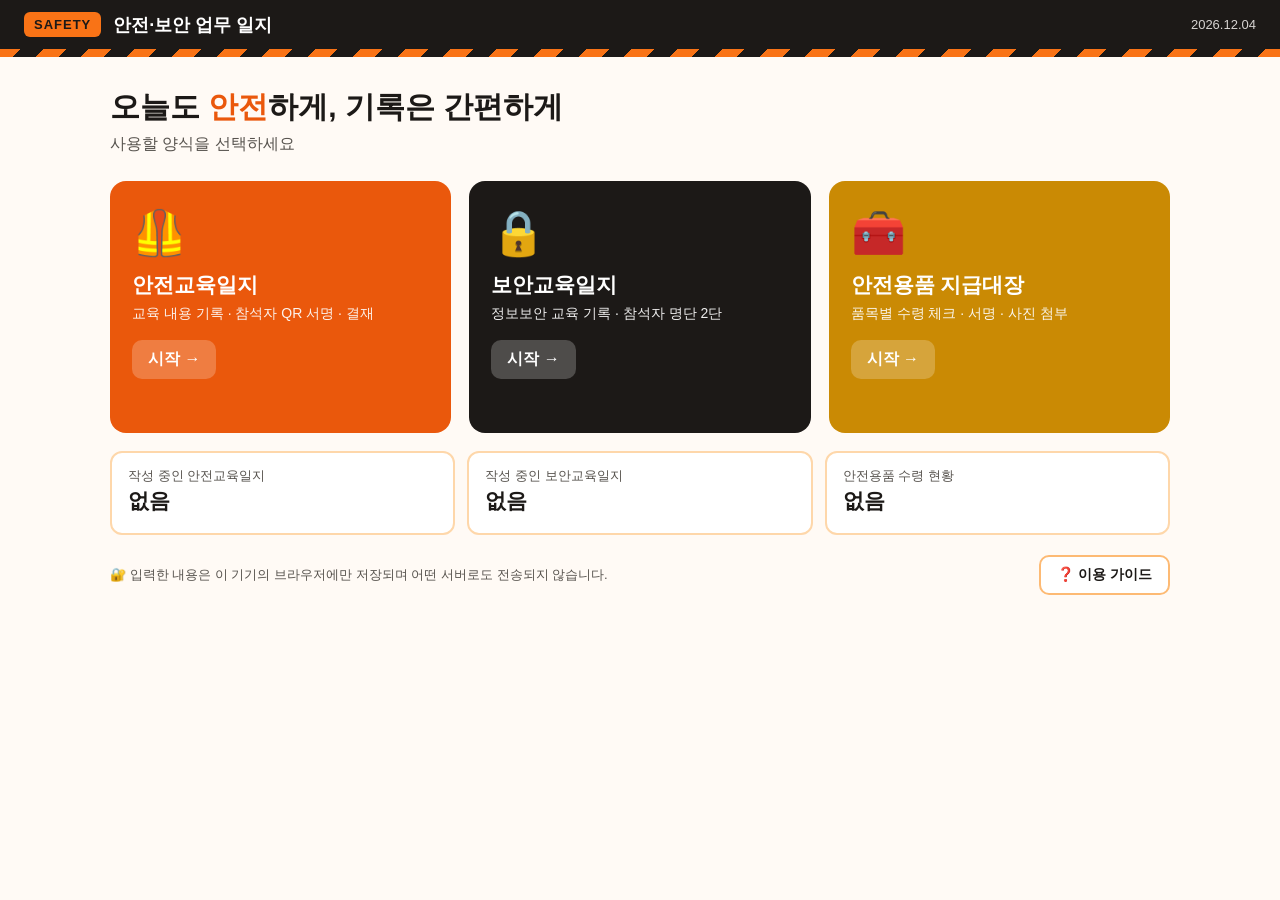
<file: index.html>
<!doctype html>
<html lang="ko">
<head>
<meta charset="utf-8">
<meta name="viewport" content="width=device-width, initial-scale=1">
<title>안전·보안 업무 일지</title>
<link rel="stylesheet" href="style.css?v=9">
<style>
  /* 메인 화면 전용 */
  .home-hero { max-width:1060px; margin:0 auto; padding:30px 24px 6px; }
  .home-hero h1 { margin:0; font-size:30px; color:var(--ink); }
  .home-hero h1 em { color:var(--orange-d); font-style:normal; }
  .home-hero p { margin:6px 0 0; color:var(--sub); }
  .tiles { display:grid; grid-template-columns:repeat(3,1fr); gap:18px; max-width:1060px; margin:0 auto; padding:20px 24px 10px; }
  .tile { border-radius:16px; padding:26px 22px; color:#fff; min-height:200px; display:flex; flex-direction:column; text-decoration:none; transition:transform .15s, box-shadow .15s; }
  .tile:hover, .tile:focus-visible { transform:translateY(-3px); box-shadow:0 10px 22px rgba(0,0,0,.18); outline:none; }
  .tile .ic { font-size:44px; } .tile h2 { margin:12px 0 4px; font-size:21px; } .tile p { margin:0; opacity:.92; font-size:14px; line-height:1.5; }
  .tile .go { margin-top:auto; align-self:flex-start; background:rgba(255,255,255,.22); padding:9px 16px; border-radius:10px; font-weight:800; margin-top:16px; }
  .t1 { background:var(--orange-d); } .t2 { background:var(--black); } .t3 { background:var(--gold); }
  .stats { display:grid; grid-template-columns:repeat(3,1fr); gap:12px; max-width:1060px; margin:0 auto; padding:8px 24px 10px; }
  .stat { background:#fff; border:2px solid var(--orange-l); border-radius:12px; padding:14px 16px; font-size:13px; color:var(--sub); }
  .stat b { display:block; font-size:21px; color:var(--ink); margin-top:2px; }
  .stat small { display:block; margin-top:4px; font-size:12px; }
  .home-foot { max-width:1060px; margin:0 auto; padding:10px 24px 40px; display:flex; gap:12px; flex-wrap:wrap; align-items:center; justify-content:space-between; font-size:13px; color:var(--sub); }
  .home-foot button { border:2px solid var(--orange-m); background:#fff; color:var(--ink); font:inherit; font-weight:700; font-size:14px; padding:9px 16px; border-radius:10px; cursor:pointer; }
  @media (max-width:700px){
    .tiles, .stats { grid-template-columns:1fr; } .tile { min-height:0; } .home-hero h1 { font-size:23px; }
    .home-hero, .tiles, .stats, .home-foot { padding-left:16px; padding-right:16px; }
  }
</style>
</head>
<body class="theme">
<div class="brandbar"><span class="logo">SAFETY</span><a class="brand" href="index.html">안전·보안 업무 일지</a><span class="today" id="today"></span></div>
<div class="stripe"></div>

<section class="home-hero">
  <h1>오늘도 <em>안전</em>하게, 기록은 간편하게</h1>
  <p>사용할 양식을 선택하세요</p>
</section>
<nav class="tiles" aria-label="양식 선택">
  <a class="tile t1" href="safety.html"><div class="ic">🦺</div><h2>안전교육일지</h2><p>교육 내용 기록 · 참석자 QR 서명 · 결재</p><span class="go">시작 →</span></a>
  <a class="tile t2" href="security.html"><div class="ic">🔒</div><h2>보안교육일지</h2><p>정보보안 교육 기록 · 참석자 명단 2단</p><span class="go">시작 →</span></a>
  <a class="tile t3" href="supply.html"><div class="ic">🧰</div><h2>안전용품 지급대장</h2><p>품목별 수령 체크 · 서명 · 사진 첨부</p><span class="go">시작 →</span></a>
</nav>
<section class="stats" aria-label="작성 현황">
  <div class="stat">작성 중인 안전교육일지<b id="st1">없음</b><small id="sd1"></small></div>
  <div class="stat">작성 중인 보안교육일지<b id="st2">없음</b><small id="sd2"></small></div>
  <div class="stat">안전용품 수령 현황<b id="st3">없음</b><small id="sd3"></small></div>
</section>
<div class="home-foot">
  <span>🔐 입력한 내용은 이 기기의 브라우저에만 저장되며 어떤 서버로도 전송되지 않습니다.</span>
  <button onclick="document.getElementById('guideModal').hidden=false">❓ 이용 가이드</button>
</div>

<div class="pop" id="guideModal" hidden onclick="if(event.target===this)this.hidden=true">
  <div class="mbox guide" style="width:min(92vw,600px)">
    <div class="mtitle">❓ 이용 가이드</div>
    <h4>양식 고르기</h4>
    <ul>
      <li><b>🦺 안전교육일지</b> — 교육 내용·사진, 참석자 명단(소속·사번·성명·서명), 결재(담당·팀장)</li>
      <li><b>🔒 보안교육일지</b> — 정보보안 교육 기록, 참석자 명단(번호·사번·성명·확인) 좌우 2단</li>
      <li><b>🧰 안전용품 지급대장</b> — 품목 추가, 품목별 수령 체크, 합계 자동, 사진 여러 장</li>
    </ul>
    <h4>서명 받기 (세 양식 공통)</h4>
    <ol>
      <li>양식 화면에서 <b>🔗 서명 링크 공유</b> → 참석자가 휴대폰으로 QR 촬영 → 서명 → <b>서명 QR</b> 표시</li>
      <li>교육자가 <b>📷 서명 QR 스캔</b>으로 참석자 휴대폰 화면을 읽으면 명단에 자동 입력</li>
      <li>카메라가 안 되면 <b>📸 카메라 앱으로 찍어서 읽기</b> / <b>🖼 QR 사진 파일로 읽기</b></li>
    </ol>
    <h4>⚠️ 알아두세요</h4>
    <ul>
      <li>각 양식의 자세한 방법은 양식 화면의 <b>❓ 이용 가이드</b>에 있습니다.</li>
      <li>같은 기기·같은 브라우저에서만 이어서 작업할 수 있으니, 마치면 <b>📄 PDF 저장</b>을 해 주세요.</li>
      <li>휴대폰 카메라가 안 켜지면 카톡·네이버 앱 안이 아닌 크롬·삼성인터넷·Safari로 열어 주세요.</li>
    </ul>
    <div class="mbtns"><button class="ok" onclick="document.getElementById('guideModal').hidden=true">닫기</button></div>
  </div>
</div>

<script>
// 오늘 날짜
(() => { const d = new Date(); document.getElementById('today').textContent = `${d.getFullYear()}.${String(d.getMonth()+1).padStart(2,'0')}.${String(d.getDate()).padStart(2,'0')}`; })();
// 작성 현황: 각 양식이 이 브라우저에 저장한 명단에서 계산 (서버 통신 없음)
function readJSON(k){ try { return JSON.parse(localStorage.getItem(k)); } catch (e) { return null; } }
function stat(prefix, n, unit){
  const rows = readJSON(prefix + 'attRows'), log = readJSON(prefix + 'safetyLog') || {};
  if (!Array.isArray(rows)) return;
  const named = rows.filter(r => r.name).length, signed = rows.filter(r => r.img).length;
  if (!named && !signed) return;
  document.getElementById('st' + n).textContent = `${unit} ${signed} / ${named}명`;
  const date = (log.date || '').split('-');
  document.getElementById('sd' + n).textContent = [date.length === 3 ? `${+date[1]}월 ${+date[2]}일` : '', log.topic || log.team || ''].filter(Boolean).join(' · ');
}
stat('', 1, '서명'); stat('sec_', 2, '서명'); stat('sup_', 3, '수령');
</script>
</body>
</html>
</file>
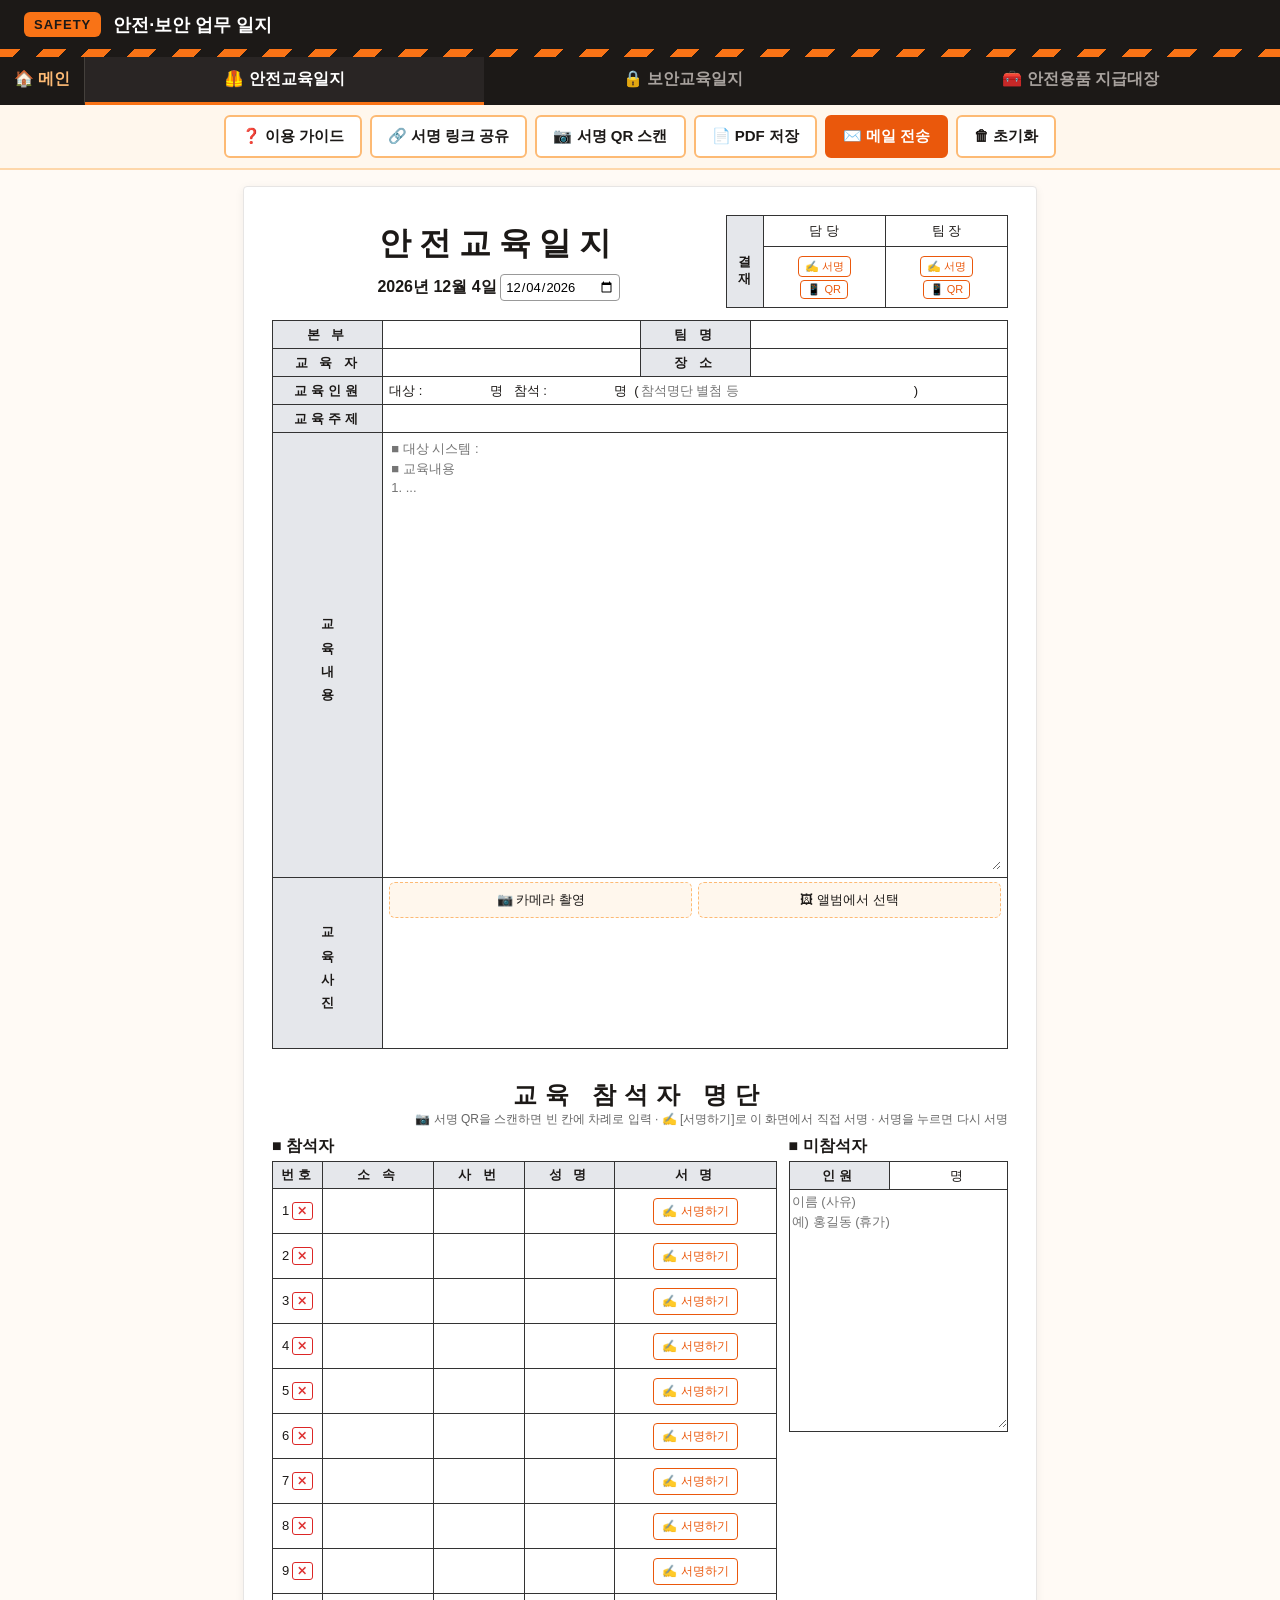
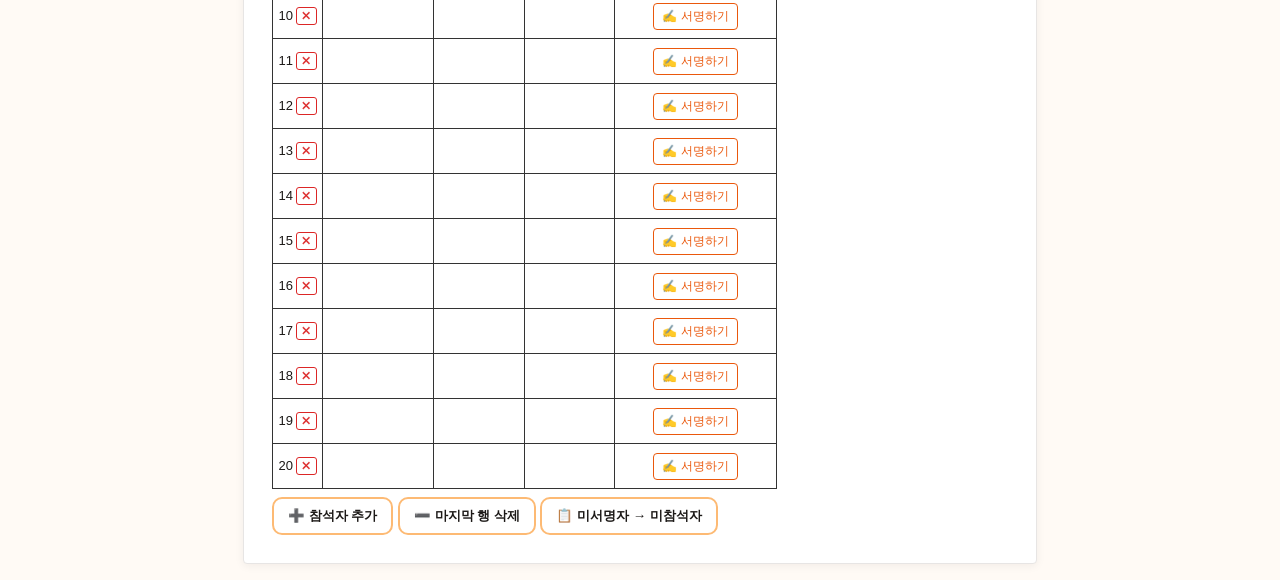
<file: safety.html>
<!doctype html>
<html lang="ko">
<head>
<meta charset="utf-8">
<meta name="viewport" content="width=device-width, initial-scale=1">
<title>안전교육일지</title>
<script src="vendor/html2pdf.bundle.min.js"></script>
<script src="vendor/qrcode-generator.min.js?v=9"></script>
<script src="vendor/jsQR.js"></script>
<link rel="stylesheet" href="style.css?v=9">
</head>
<body class="theme">
<div class="brandbar"><span class="logo">SAFETY</span><a class="brand" href="index.html">안전·보안 업무 일지</a></div>
<div class="stripe"></div>
<header class="top">
<nav class="tabs"><a href="index.html" class="home" title="메인 화면">🏠 메인</a><a href="safety.html" class="on">🦺 안전교육일지</a><a href="security.html">🔒 보안교육일지</a><a href="supply.html">🧰 안전용품 지급대장</a></nav>
<div class="bar">
  <button onclick="document.getElementById('guideModal').hidden=false">❓ 이용 가이드</button>
  <button onclick="openShare()">🔗 서명 링크 공유</button>
  <button onclick="openScan()">📷 서명 QR 스캔</button>
  <button onclick="savePdf()">📄 PDF 저장</button>
  <button class="primary" onclick="sendMail()">✉️ 메일 전송</button>
  <button onclick="resetAll()">🗑 초기화</button>
</div>
</header>

<div id="doc">
  <table style="border:0">
    <tr>
      <td style="border:0;width:60%">
        <div class="title">안전교육일지</div>
        <div class="date"><span id="dateText"></span> <input type="date" id="date"></div>
      </td>
      <td style="border:0;padding:0">
        <table class="appr">
          <tr><td rowspan="2" class="vert" style="width:28px;letter-spacing:4px">결재</td><td>담 당</td><td>팀 장</td></tr>
          <tr><td class="sign" data-role="담당"></td><td class="sign" data-role="팀장"></td></tr>
        </table>
      </td>
    </tr>
  </table>

  <table style="margin-top:12px">
    <colgroup><col style="width:15%"><col style="width:35%"><col style="width:15%"><col style="width:35%"></colgroup>
    <tr><th>본 부</th><td><input id="hq"></td><th>팀 명</th><td><input id="team"></td></tr>
    <tr><th>교 육 자</th><td><input id="teacher"></td><th>장 소</th><td><input id="place"></td></tr>
    <tr><th>교육인원</th><td colspan="3">대상 : <input id="cnt" style="width:60px"> 명 &nbsp; 참석 : <input id="att" style="width:60px"> 명 &nbsp;(<input id="note" style="width:45%" placeholder="참석명단 별첨 등">)</td></tr>
    <tr><th>교육주제</th><td colspan="3"><input id="topic"></td></tr>
    <tr><td class="vert">교육내용</td><td colspan="3"><textarea id="content" rows="22" placeholder="■ 대상 시스템 :&#10;■ 교육내용&#10;1. ..."></textarea></td></tr>
    <tr><td class="vert">교육사진</td><td colspan="3">
      <div class="photo-btns">
        <label>📷 카메라 촬영<input type="file" accept="image/*" capture="environment" hidden onchange="addPhotos(this)"></label>
        <label>🖼 앨범에서 선택<input type="file" accept="image/*" multiple hidden onchange="addPhotos(this)"></label>
      </div>
      <div class="photos" id="photos"></div>
    </td></tr>
  </table>

  <div class="page2">
    <div class="title" style="font-size:24px">교육 참석자 명단</div>
    <div class="sub-hint">📷 서명 QR을 스캔하면 빈 칸에 차례로 입력 · ✍️ [서명하기]로 이 화면에서 직접 서명 · 서명을 누르면 다시 서명</div>
    <div class="lists"><div class="col-att"><div class="ltitle">■ 참석자</div><table class="att" id="attWrap">
      <colgroup><col style="width:10%"><col style="width:22%"><col style="width:18%"><col style="width:18%"><col style="width:32%"></colgroup>
      <thead><tr><th>번호</th><th>소 속</th><th>사 번</th><th>성 명</th><th>서 명</th></tr></thead>
      <tbody id="attBody"></tbody>
    </table>
    <button class="add" onclick="addRow();saveRows()">➕ 참석자 추가</button>
    <button class="add" onclick="delLastRow()">➖ 마지막 행 삭제</button>
    <button class="add" onclick="fillAbsent()">📋 미서명자 → 미참석자</button>
    <div class="sub-hint" id="liveInfo"></div>
    </div>
    <div class="col-abs">
      <div class="ltitle">■ 미참석자</div>
      <table><tr><th style="width:40%">인원</th><td><input id="absCnt" style="width:50px;text-align:right"> 명</td></tr>
      <tr><td colspan="2" style="padding:0"><textarea id="absNames" rows="12" placeholder="이름 (사유)&#10;예) 홍길동 (휴가)"></textarea></td></tr></table>
    </div></div>
  </div>
</div>
<div class="pop" id="shareModal" hidden>
  <div class="mbox" style="text-align:center">
    <div class="mtitle" id="shareTitle">🔗 휴대폰으로 QR을 찍어 서명</div>
    <div id="qr" style="display:inline-block;margin:8px auto"></div>
    <div id="shareUrl" style="word-break:break-all;font-size:13px;margin:8px 0"></div>
    <div class="mbtns"><button onclick="copyLink()">링크 복사</button><button onclick="shareLink()">공유(카톡 등)</button></div>
    <div class="mbtns"><button onclick="newSession(true)">새 서명 링크 발급</button><button class="ok" onclick="closePop('shareModal');openScan()">📷 스캔 시작</button></div>
  </div>
</div>
<div class="pop" id="guideModal" hidden onclick="if(event.target===this)this.hidden=true">
  <div class="mbox guide" style="width:min(92vw,600px)">
    <div class="mtitle">❓ 안전교육일지 이용 가이드</div>
    <h4>1. 교육 전 준비 (교육자)</h4>
    <ol>
      <li>날짜·본부·팀명·교육자·장소·교육주제·교육내용 작성, <b>교육사진</b> 추가</li>
      <li>참석자 명단은 기본 20행 · 하단 <b>➕ 참석자 추가</b> / <b>➖ 마지막 행 삭제</b>, 행 번호 옆 <b>✕</b>로 그 행 삭제</li>
      <li>명단에 이름을 미리 적어 두면, 같은 이름의 서명 QR이 그 행에 들어갑니다 (안 적으면 빈 행에 차례로 입력)</li>
    </ol>
    <h4>2. 참석자 서명</h4>
    <ol>
      <li>교육자: <b>🔗 서명 링크 공유</b> → QR을 화면에 띄움</li>
      <li>참석자: 휴대폰 카메라로 QR 촬영 → 성명·소속·사번 입력 → 서명 → <b>서명 QR 만들기</b></li>
      <li>참석자: 휴대폰에 뜬 <b>서명 QR</b>을 교육자에게 보여줌</li>
    </ol>
    <h4>3. 서명 수합 (교육자)</h4>
    <ol>
      <li><b>📷 서명 QR 스캔</b> → 참석자 휴대폰 화면을 카메라에 비추면 명단에 자동 입력</li>
      <li>카메라가 안 켜지면 <b>📸 카메라 앱으로 찍어서 읽기</b> 또는 <b>🖼 QR 사진 파일로 읽기</b></li>
      <li>휴대폰이 없는 참석자는 명단의 <b>✍️ 서명하기</b>로 이 화면에서 바로 서명</li>
    </ol>
    <h4>4. 마무리</h4>
    <ol>
      <li><b>📋 미서명자 → 미참석자</b> → 미참석 사유 작성</li>
      <li>결재란(담당·팀장): 칸의 <b>📱 QR</b> → 결재자가 휴대폰으로 서명 → 서명 QR을 <b>📷 서명 QR 스캔</b> (또는 <b>✍️ 서명</b>으로 직접 서명) · 결재 서명을 누르면 지우고 다시 받을 수 있음</li>
      <li><b>📄 PDF 저장</b> 또는 <b>✉️ 메일 전송</b></li>
      <li>공용 PC라면 <b>🗑 초기화</b></li>
    </ol>
    <h4>⚠️ 알아두세요</h4>
    <ul>
      <li>입력 내용은 <b>이 기기의 브라우저에만</b> 저장되며 어떤 서버로도 전송되지 않습니다.</li>
      <li>같은 기기·같은 브라우저에서만 이어서 작업할 수 있습니다. <b>교육사진과 결재란 서명은 새로고침하면 사라지니</b> PDF 저장 직전에 넣어 주세요.</li>
      <li><b>🔗 새 서명 링크 발급</b>을 하면 이전 링크로 만든 서명 QR은 반영 시 확인을 묻습니다.</li>
      <li>휴대폰 카메라가 안 켜지면: 카톡·네이버 앱 안이 아닌 <b>크롬·삼성인터넷·Safari</b>로 열고 카메라 권한을 허용하세요.</li>
      <li>회사 Wi-Fi에서 안 열리면 Wi-Fi를 끄고 LTE로 접속하세요.</li>
    </ul>
    <div class="mbtns"><button class="ok" onclick="closePop('guideModal')">닫기</button></div>
  </div>
</div>
<div class="pop" id="scanModal" hidden>
  <div class="mbox" style="text-align:center">
    <div class="mtitle">📷 참석자 휴대폰의 서명 QR을 카메라에 비춰 주세요</div>
    <video id="cam" playsinline muted style="width:100%;max-height:50vh;background:#000;border-radius:6px"></video>
    <select id="camSel" hidden onchange="startCam(this.value)" style="width:100%;padding:6px;margin-top:6px"></select>
    <div id="scanMsg" style="margin:8px 0;font-size:14px;min-height:20px"></div>
    <label class="add" style="display:block;border:1px dashed #888;border-radius:6px;cursor:pointer">📸 카메라 앱으로 찍어서 읽기 (카메라 권한이 안 될 때)<input type="file" accept="image/*" capture="environment" hidden onchange="scanFile(this)"></label>
    <label class="add" style="display:block;border:1px dashed #888;border-radius:6px;cursor:pointer">🖼 QR 사진 파일로 읽기 (캡처·앨범 사진)<input type="file" accept="image/*" multiple hidden onchange="scanFile(this)"></label>
    <div class="mbtns"><button class="ok" onclick="closeScan()">닫기</button></div>
  </div>
</div>
<div id="modal" hidden>
  <div class="mbox">
    <div class="mtitle">서명해 주세요</div>
    <canvas id="pad"></canvas>
    <div class="mbtns"><button onclick="clearPad()">지우기</button><button onclick="closeSig()">취소</button><button class="ok" onclick="doneSig()">완료</button></div>
  </div>
</div>

<script>
window.FORM = { key:"", name:"안전교육일지",
  fileName: () => [fileMonth(), joinName("안전교육", fileVal("topic"), fileVal("team"))].filter(Boolean).join("_"), ids:["date","hq","team","teacher","place","cnt","att","note","topic","content","absCnt","absNames"],
  rowCells:["dept","emp","name","sig"], split:false, absJoin:"\n", signParam:"" };
</script>
<script src="form.js?v=9"></script>
<script src="sig.js?v=9"></script>
<script src="collect.js?v=9"></script>
</body>
</html>
</file>
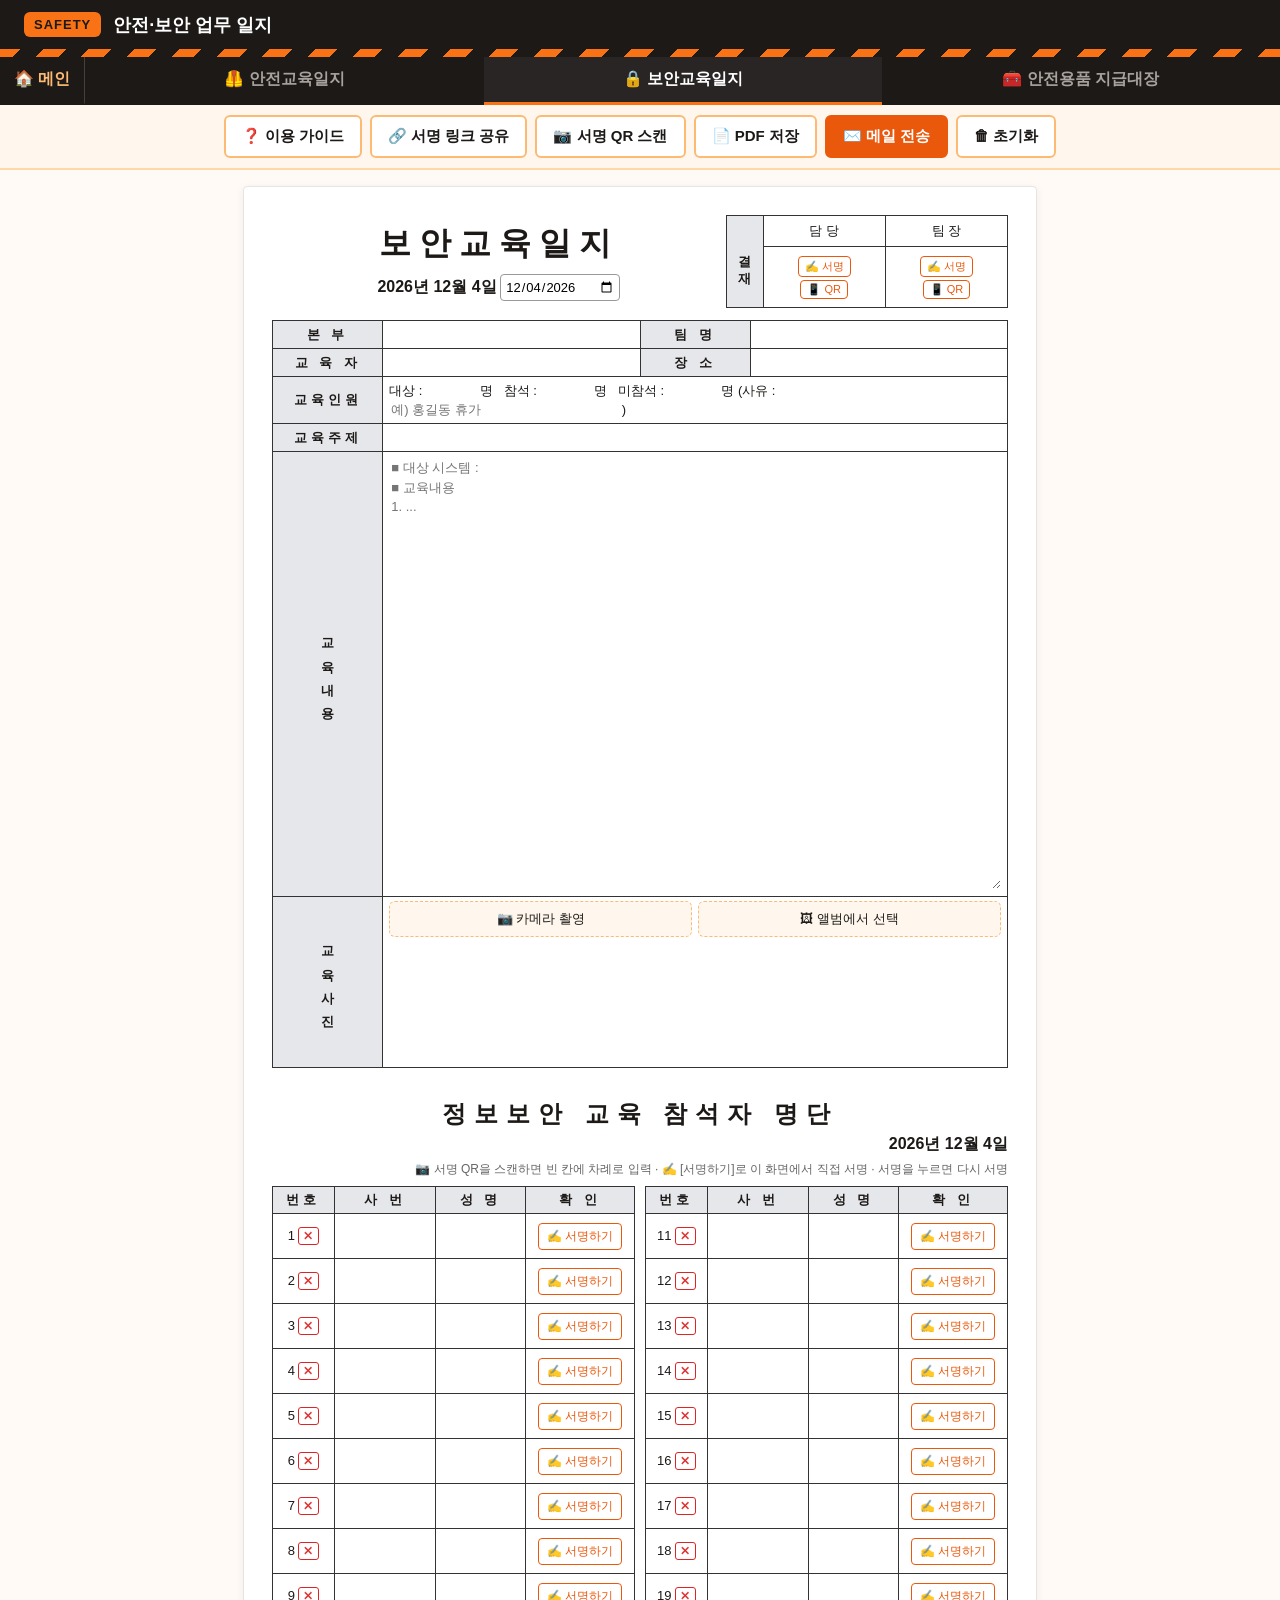
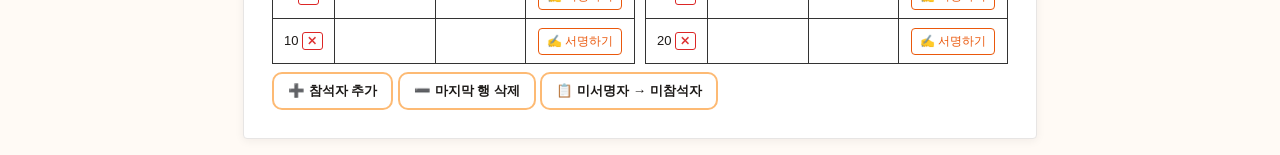
<file: security.html>
<!doctype html>
<html lang="ko">
<head>
<meta charset="utf-8">
<meta name="viewport" content="width=device-width, initial-scale=1">
<title>보안교육일지</title>
<script src="vendor/html2pdf.bundle.min.js"></script>
<script src="vendor/qrcode-generator.min.js?v=9"></script>
<script src="vendor/jsQR.js"></script>
<link rel="stylesheet" href="style.css?v=9">
</head>
<body class="theme">
<div class="brandbar"><span class="logo">SAFETY</span><a class="brand" href="index.html">안전·보안 업무 일지</a></div>
<div class="stripe"></div>
<header class="top">
<nav class="tabs"><a href="index.html" class="home" title="메인 화면">🏠 메인</a><a href="safety.html">🦺 안전교육일지</a><a href="security.html" class="on">🔒 보안교육일지</a><a href="supply.html">🧰 안전용품 지급대장</a></nav>
<div class="bar">
  <button onclick="document.getElementById('guideModal').hidden=false">❓ 이용 가이드</button>
  <button onclick="openShare()">🔗 서명 링크 공유</button>
  <button onclick="openScan()">📷 서명 QR 스캔</button>
  <button onclick="savePdf()">📄 PDF 저장</button>
  <button class="primary" onclick="sendMail()">✉️ 메일 전송</button>
  <button onclick="resetAll()">🗑 초기화</button>
</div>
</header>

<div id="doc">
  <table style="border:0">
    <tr>
      <td style="border:0;width:60%">
        <div class="title">보안교육일지</div>
        <div class="date"><span id="dateText"></span> <input type="date" id="date"></div>
      </td>
      <td style="border:0;padding:0">
        <table class="appr">
          <tr><td rowspan="2" class="vert" style="width:28px;letter-spacing:4px">결재</td><td>담 당</td><td>팀 장</td></tr>
          <tr><td class="sign" data-role="담당"></td><td class="sign" data-role="팀장"></td></tr>
        </table>
      </td>
    </tr>
  </table>

  <table style="margin-top:12px">
    <colgroup><col style="width:15%"><col style="width:35%"><col style="width:15%"><col style="width:35%"></colgroup>
    <tr><th>본 부</th><td><input id="hq"></td><th>팀 명</th><td><input id="team"></td></tr>
    <tr><th>교 육 자</th><td><input id="teacher"></td><th>장 소</th><td><input id="place"></td></tr>
    <tr><th>교육인원</th><td colspan="3">대상 : <input id="cnt" style="width:50px"> 명 &nbsp; 참석 : <input id="att" style="width:50px"> 명 &nbsp; 미참석 : <input id="absCnt" style="width:50px"> 명 (사유 : <input id="absNames" style="width:38%" placeholder="예) 홍길동 휴가">)</td></tr>
    <tr><th>교육주제</th><td colspan="3"><input id="topic"></td></tr>
    <tr><td class="vert">교육내용</td><td colspan="3"><textarea id="content" rows="22" placeholder="■ 대상 시스템 :&#10;■ 교육내용&#10;1. ..."></textarea></td></tr>
    <tr><td class="vert">교육사진</td><td colspan="3">
      <div class="photo-btns">
        <label>📷 카메라 촬영<input type="file" accept="image/*" capture="environment" hidden onchange="addPhotos(this)"></label>
        <label>🖼 앨범에서 선택<input type="file" accept="image/*" multiple hidden onchange="addPhotos(this)"></label>
      </div>
      <div class="photos" id="photos"></div>
    </td></tr>
  </table>

  <div class="page2">
    <div class="title" style="font-size:24px">정보보안 교육 참석자 명단</div>
    <div class="date2 dateText"></div>
    <div class="sub-hint">📷 서명 QR을 스캔하면 빈 칸에 차례로 입력 · ✍️ [서명하기]로 이 화면에서 직접 서명 · 서명을 누르면 다시 서명</div>
    <div class="att2" id="attWrap">
      <table class="att">
      <colgroup><col style="width:17%"><col style="width:28%"><col style="width:25%"><col style="width:30%"></colgroup>
      <thead><tr><th>번호</th><th>사 번</th><th>성 명</th><th>확 인</th></tr></thead>
      <tbody id="attL"></tbody>
      </table>
      <table class="att">
      <colgroup><col style="width:17%"><col style="width:28%"><col style="width:25%"><col style="width:30%"></colgroup>
      <thead><tr><th>번호</th><th>사 번</th><th>성 명</th><th>확 인</th></tr></thead>
      <tbody id="attR"></tbody>
      </table>
    </div>
    <button class="add" onclick="addRow();saveRows()">➕ 참석자 추가</button>
    <button class="add" onclick="delLastRow()">➖ 마지막 행 삭제</button>
    <button class="add" onclick="fillAbsent()">📋 미서명자 → 미참석자</button>
    <div class="sub-hint" id="liveInfo"></div>
  </div>
</div>
<div class="pop" id="shareModal" hidden>
  <div class="mbox" style="text-align:center">
    <div class="mtitle" id="shareTitle">🔗 휴대폰으로 QR을 찍어 서명</div>
    <div id="qr" style="display:inline-block;margin:8px auto"></div>
    <div id="shareUrl" style="word-break:break-all;font-size:13px;margin:8px 0"></div>
    <div class="mbtns"><button onclick="copyLink()">링크 복사</button><button onclick="shareLink()">공유(카톡 등)</button></div>
    <div class="mbtns"><button onclick="newSession(true)">새 서명 링크 발급</button><button class="ok" onclick="closePop('shareModal');openScan()">📷 스캔 시작</button></div>
  </div>
</div>
<div class="pop" id="guideModal" hidden onclick="if(event.target===this)this.hidden=true">
  <div class="mbox guide" style="width:min(92vw,600px)">
    <div class="mtitle">❓ 보안교육일지 이용 가이드</div>
    <h4>1. 교육 전 준비 (교육자)</h4>
    <ol>
      <li>날짜·본부·팀명·교육자·장소·교육주제·교육내용 작성, <b>교육사진</b> 추가</li>
      <li>참석자 명단은 기본 20행(1~10 / 11~20 좌우 2단) · 하단 <b>➕ 참석자 추가</b> / <b>➖ 마지막 행 삭제</b>, 행 번호 옆 <b>✕</b>로 그 행 삭제</li>
      <li>명단에 이름을 미리 적어 두면, 같은 이름의 서명 QR이 그 행에 들어갑니다 (안 적으면 빈 행에 차례로 입력)</li>
    </ol>
    <h4>2. 참석자 서명</h4>
    <ol>
      <li>교육자: <b>🔗 서명 링크 공유</b> → QR을 화면에 띄움</li>
      <li>참석자: 휴대폰 카메라로 QR 촬영 → 성명·사번 입력 → 서명 → <b>서명 QR 만들기</b></li>
      <li>참석자: 휴대폰에 뜬 <b>서명 QR</b>을 교육자에게 보여줌</li>
    </ol>
    <h4>3. 서명 수합 (교육자)</h4>
    <ol>
      <li><b>📷 서명 QR 스캔</b> → 참석자 휴대폰 화면을 카메라에 비추면 명단에 자동 입력</li>
      <li>카메라가 안 켜지면 <b>📸 카메라 앱으로 찍어서 읽기</b> 또는 <b>🖼 QR 사진 파일로 읽기</b></li>
      <li>휴대폰이 없는 참석자는 명단의 <b>✍️ 서명하기</b>로 이 화면에서 바로 서명</li>
    </ol>
    <h4>4. 마무리</h4>
    <ol>
      <li><b>📋 미서명자 → 미참석자</b> → 상단 교육인원의 미참석 인원·사유 칸에 입력됨 (사유는 직접 수정)</li>
      <li>결재란(담당·팀장): 칸의 <b>📱 QR</b> → 결재자가 휴대폰으로 서명 → 서명 QR을 <b>📷 서명 QR 스캔</b> (또는 <b>✍️ 서명</b>으로 직접 서명) · 결재 서명을 누르면 지우고 다시 받을 수 있음</li>
      <li><b>📄 PDF 저장</b> 또는 <b>✉️ 메일 전송</b></li>
      <li>공용 PC라면 <b>🗑 초기화</b></li>
    </ol>
    <h4>⚠️ 알아두세요</h4>
    <ul>
      <li>입력 내용은 <b>이 기기의 브라우저에만</b> 저장되며 어떤 서버로도 전송되지 않습니다.</li>
      <li>같은 기기·같은 브라우저에서만 이어서 작업할 수 있습니다. <b>교육사진과 결재란 서명은 새로고침하면 사라지니</b> PDF 저장 직전에 넣어 주세요.</li>
      <li><b>🔗 새 서명 링크 발급</b>을 하면 이전 링크로 만든 서명 QR은 반영 시 확인을 묻습니다.</li>
      <li>휴대폰 카메라가 안 켜지면: 카톡·네이버 앱 안이 아닌 <b>크롬·삼성인터넷·Safari</b>로 열고 카메라 권한을 허용하세요.</li>
      <li>회사 Wi-Fi에서 안 열리면 Wi-Fi를 끄고 LTE로 접속하세요.</li>
    </ul>
    <div class="mbtns"><button class="ok" onclick="closePop('guideModal')">닫기</button></div>
  </div>
</div>
<div class="pop" id="scanModal" hidden>
  <div class="mbox" style="text-align:center">
    <div class="mtitle">📷 참석자 휴대폰의 서명 QR을 카메라에 비춰 주세요</div>
    <video id="cam" playsinline muted style="width:100%;max-height:50vh;background:#000;border-radius:6px"></video>
    <select id="camSel" hidden onchange="startCam(this.value)" style="width:100%;padding:6px;margin-top:6px"></select>
    <div id="scanMsg" style="margin:8px 0;font-size:14px;min-height:20px"></div>
    <label class="add" style="display:block;border:1px dashed #888;border-radius:6px;cursor:pointer">📸 카메라 앱으로 찍어서 읽기 (카메라 권한이 안 될 때)<input type="file" accept="image/*" capture="environment" hidden onchange="scanFile(this)"></label>
    <label class="add" style="display:block;border:1px dashed #888;border-radius:6px;cursor:pointer">🖼 QR 사진 파일로 읽기 (캡처·앨범 사진)<input type="file" accept="image/*" multiple hidden onchange="scanFile(this)"></label>
    <div class="mbtns"><button class="ok" onclick="closeScan()">닫기</button></div>
  </div>
</div>
<div id="modal" hidden>
  <div class="mbox">
    <div class="mtitle">서명해 주세요</div>
    <canvas id="pad"></canvas>
    <div class="mbtns"><button onclick="clearPad()">지우기</button><button onclick="closeSig()">취소</button><button class="ok" onclick="doneSig()">완료</button></div>
  </div>
</div>

<script>
window.FORM = { key:"sec_", name:"보안교육일지",
  fileName: () => [fileMonth(), joinName("보안교육", fileVal("topic"), fileVal("team"))].filter(Boolean).join("_"), ids:["date","hq","team","teacher","place","cnt","att","absCnt","absNames","topic","content"],
  rowCells:["emp","name","sig"], split:true, absJoin:", ", signParam:"sec" };
</script>
<script src="form.js?v=9"></script>
<script src="sig.js?v=9"></script>
<script src="collect.js?v=9"></script>
</body>
</html>
</file>
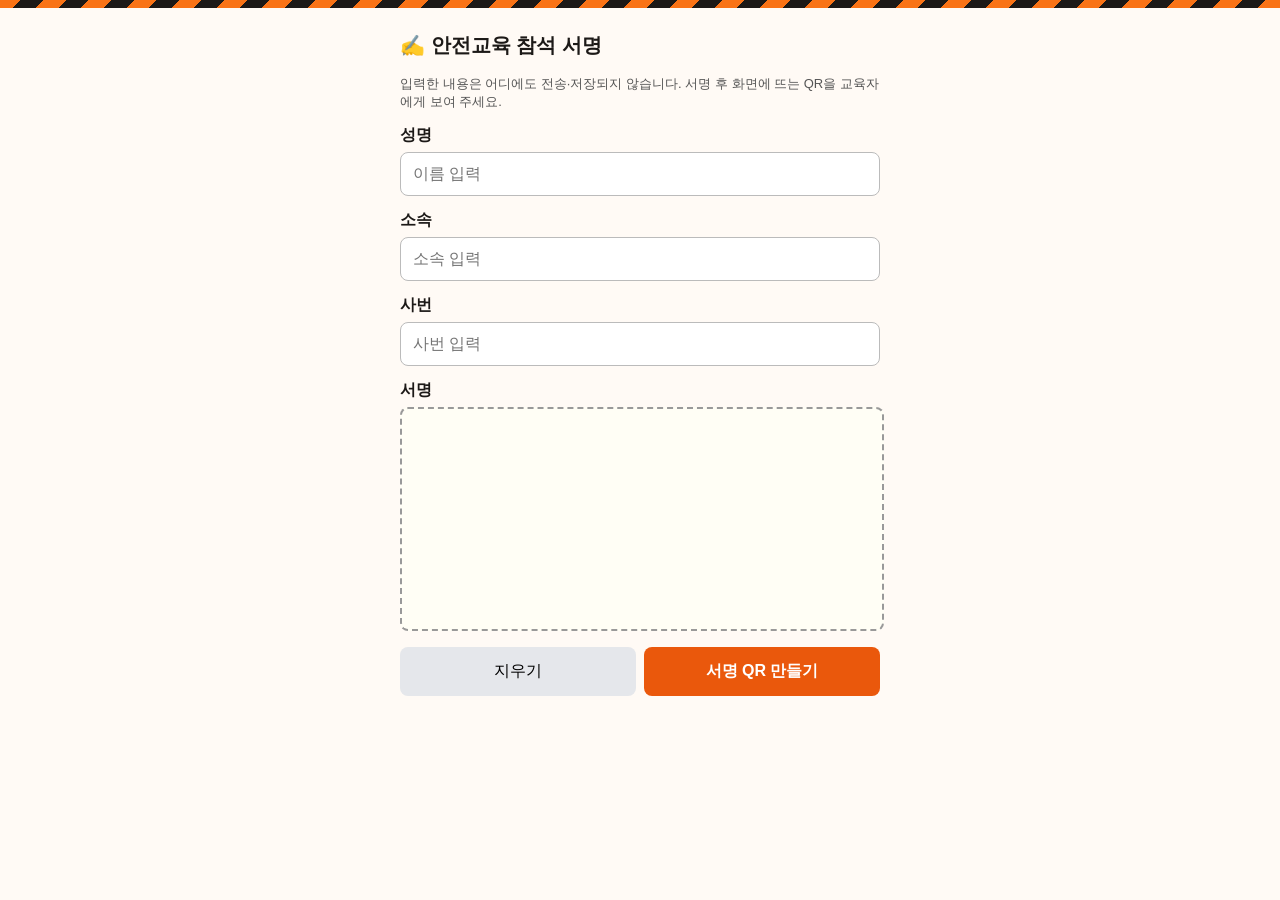
<file: sign.html>
<!doctype html>
<html lang="ko">
<head>
<meta charset="utf-8">
<meta name="viewport" content="width=device-width, initial-scale=1">
<title>교육 참석 서명</title>
<script src="vendor/qrcode-generator.min.js?v=9"></script>
<script src="sig.js?v=9"></script>
<style>
  body { margin:0; background:#fffaf5; font-family:"Malgun Gothic",sans-serif; color:#1c1917; }
  /* 세이프티 오렌지 머리 줄무늬 (완료 화면에서도 유지되도록 body에 붙임) */
  body::before { content:""; display:block; height:8px; background:repeating-linear-gradient(-45deg,#f97316 0 16px,#1c1917 16px 32px); }
  input:focus { outline:2px solid #fdba74; border-color:#ea580c; }
  .box { max-width:480px; margin:0 auto; padding:16px; }
  h1 { font-size:20px; margin:8px 0 16px; }
  label { display:block; font-weight:600; margin:14px 0 6px; }
  input { width:100%; box-sizing:border-box; padding:12px; font-size:16px; border:1px solid #bbb; border-radius:8px; background:#fff; }
  #pad { width:100%; height:220px; border:2px dashed #999; border-radius:8px; touch-action:none; display:block; background:#fffef5; }
  .btns { display:flex; gap:8px; margin-top:16px; }
  button { flex:1; padding:14px; font-size:16px; border:0; border-radius:8px; background:#e5e7eb; }
  .ok { background:#ea580c; color:#fff; font-weight:700; }
  .msg { text-align:center; padding:24px 0; font-size:17px; line-height:1.6; }
  #qr { display:inline-block; background:#fff; padding:12px; border-radius:8px; }
  .note { font-size:13px; color:#555; margin-top:10px; }
  .chkrow { display:flex; align-items:center; gap:10px; font-weight:400; margin:6px 0; padding:12px; background:#fff; border:1px solid #bbb; border-radius:8px; font-size:16px; }
  .chkrow input { width:22px; height:22px; padding:0; margin:0; accent-color:#ea580c; }
</style>
</head>
<body>
<div class="box" id="form">
  <h1 id="title">✍️ 안전교육 참석 서명</h1>
  <div class="note">입력한 내용은 어디에도 전송·저장되지 않습니다. 서명 후 화면에 뜨는 QR을 교육자에게 보여 주세요.</div>
  <label>성명</label>
  <input id="name" placeholder="이름 입력" autocomplete="off">
  <div id="extra">
  <div id="deptBox">
  <label>소속</label>
  <input id="dept" placeholder="소속 입력" autocomplete="off">
  </div>
  <label>사번</label>
  <input id="emp" placeholder="사번 입력" inputmode="numeric" autocomplete="off">
  </div>
  <div id="supBox" hidden>
  <label>지급일자</label>
  <input id="supDate" type="date">
  <label>받은 안전용품 (받은 품목에 체크)</label>
  <div id="supItems"></div>
  </div>
  <label>서명</label>
  <canvas id="pad"></canvas>
  <div class="btns"><button onclick="clearPad()">지우기</button><button class="ok" onclick="submit()">서명 QR 만들기</button></div>
</div>
<div class="box" id="result" hidden style="text-align:center">
  <div class="msg" id="who"></div>
  <div id="qr"></div>
  <div class="note">교육자 PC 카메라에 이 QR을 비춰 주세요.<br>스캔이 끝나면 [완료]를 눌러 화면을 지워 주세요.</div>
  <div class="btns"><button onclick="back()">다시 서명</button><button class="ok" onclick="finish()">완료</button></div>
</div>
<script>
const qs = new URLSearchParams(location.search);
const sid = qs.get('s') || '';
// 결재 서명 링크(r=담당/팀장)면 소속·사번 없이 성명과 서명만 받음
const role = ['담당', '팀장'].includes(qs.get('r')) ? qs.get('r') : '';
// 양식 구분(f=sec: 보안교육일지)이면 제목을 바꾸고 소속 칸 없이 성명·사번만 받음
const isSec = qs.get('f') === 'sec';
if (isSec) {
  document.getElementById('title').textContent = '✍️ 정보보안 교육 참석 서명';
  document.title = '정보보안 교육 참석 서명';
  document.getElementById('deptBox').hidden = true;
}
// f=sup: 안전용품 지급대장 → 성명·지급일자·품목 수령 체크·서명
// 링크의 it=id~품목명~수량|... 로 품목 목록을, d=YYYY-MM-DD 로 기본 지급일자를 받음
const isSup = qs.get('f') === 'sup';
let supList = [];
if (isSup) {
  document.getElementById('title').textContent = '✍️ 안전용품 수령 서명';
  document.title = '안전용품 수령 서명';
  document.getElementById('extra').hidden = true;
  document.getElementById('supBox').hidden = false;
  supList = (qs.get('it') || '').split('|').filter(Boolean).map(s => { const [id, name, qty] = s.split('~'); return { id, name, qty }; })
    .filter(it => /^[a-z0-9]{1,8}$/.test(it.id || '') && it.name);
  const d = qs.get('d');
  document.getElementById('supDate').value = /^\d{4}-\d{2}-\d{2}$/.test(d || '') ? d : new Date(Date.now() - new Date().getTimezoneOffset() * 60000).toISOString().slice(0, 10);
  const box = document.getElementById('supItems');
  if (!supList.length) box.innerHTML = '<div class="note">품목 정보가 없습니다. 교육자 화면의 QR을 다시 찍어 주세요.</div>';
  supList.forEach(it => {
    const lab = document.createElement('label'); lab.className = 'chkrow';
    lab.innerHTML = '<input type="checkbox" checked> <span></span>';
    lab.querySelector('input').dataset.id = it.id;
    lab.querySelector('span').textContent = `${it.name}${it.qty ? ` (${it.qty}EA)` : ''}`;
    box.appendChild(lab);
  });
}
if (role) {
  document.getElementById('title').textContent = `✍️ ${isSec ? '보안교육일지 ' : ''}결재 서명 (${role})`;
  document.title = `결재 서명 (${role})`;
  document.getElementById('extra').hidden = true;
}
const pad = document.getElementById('pad'), ctx = pad.getContext('2d');
const $ = id => document.getElementById(id);
const esc = t => String(t).replace(/[&<>"]/g, c => ({'&':'&amp;','<':'&lt;','>':'&gt;','"':'&quot;'}[c]));
let strokes = [], cur = null;

function initPad(){
  const r = pad.getBoundingClientRect(); pad.width = r.width*2; pad.height = r.height*2;
  ctx.setTransform(2,0,0,2,0,0); ctx.lineWidth = 2.5; ctx.lineCap = 'round'; ctx.lineJoin = 'round';
}
function clearPad(){ ctx.clearRect(0,0,pad.width,pad.height); strokes = []; }
const pt = e => { const b = pad.getBoundingClientRect(); return [e.clientX-b.left, e.clientY-b.top]; };
pad.onpointerdown = e => { pad.setPointerCapture(e.pointerId); cur = [pt(e)]; strokes.push(cur); ctx.beginPath(); ctx.moveTo(...cur[0]); };
pad.onpointermove = e => { if(cur){ const p = pt(e); cur.push(p); ctx.lineTo(...p); ctx.stroke(); } };
pad.onpointerup = pad.onpointercancel = () => cur = null;

function submit(){
  const name = $('name').value.trim().replace(/\|/g,'');
  if(!name) return alert('이름을 입력해 주세요.');
  if(!strokes.some(s => s.length > 1)) return alert('서명을 입력해 주세요.');
  const r = pad.getBoundingClientRect();
  let text;
  if (role) text = packSig(sid, name, '', '', encodeStrokes(strokes, r.width, r.height), role);
  else if (isSup) {
    // 소속 자리에 지급일자(월/일), 사번 자리에 품목 수령 여부(id:1/0)를 담음
    const d = $('supDate').value.split('-');
    const date = d.length === 3 ? `${+d[1]}/${+d[2]}` : '';
    const checks = [...document.querySelectorAll('#supItems input')].map(c => `${c.dataset.id}:${c.checked ? 1 : 0}`).join(',');
    if (supList.length && !/:1/.test(checks) && !confirm('받은 품목이 하나도 체크되지 않았습니다. 그대로 진행할까요?')) return;
    text = packSig(sid, name, date, checks, encodeStrokes(strokes, r.width, r.height));
  }
  else text = packSig(sid, name, $('dept').value.trim(), $('emp').value.trim(), encodeStrokes(strokes, r.width, r.height));
  $('qr').innerHTML = '';
  if (typeof drawQR !== 'function' || typeof qrcode !== 'function')
    return alert('화면 파일이 예전 버전으로 남아 있습니다. 페이지를 새로고침한 뒤 다시 서명해 주세요.');
  try { drawQR($('qr'), text, Math.min(innerWidth - 56, 420)); }
  catch(e){
    if (/overflow|length/i.test(String(e))) return alert('서명이 너무 복잡합니다. 조금 간단하게 다시 서명해 주세요.');
    return alert('서명 QR을 만들지 못했습니다. 페이지를 새로고침한 뒤 다시 시도해 주세요.\n(' + e + ')');
  }
  $('who').innerHTML = role ? `<b>${esc(name)}</b>님의 결재(${role}) 서명 QR` : `<b>${esc(name)}</b>님의 서명 QR`;
  $('form').hidden = true; $('result').hidden = false;
}
function back(){ $('result').hidden = true; $('form').hidden = false; $('qr').innerHTML = ''; }
function finish(){ document.body.innerHTML = '<div class="msg">✅ 완료되었습니다.<br>창을 닫아도 됩니다.</div>'; }

initPad();
</script>
</body>
</html>
</file>
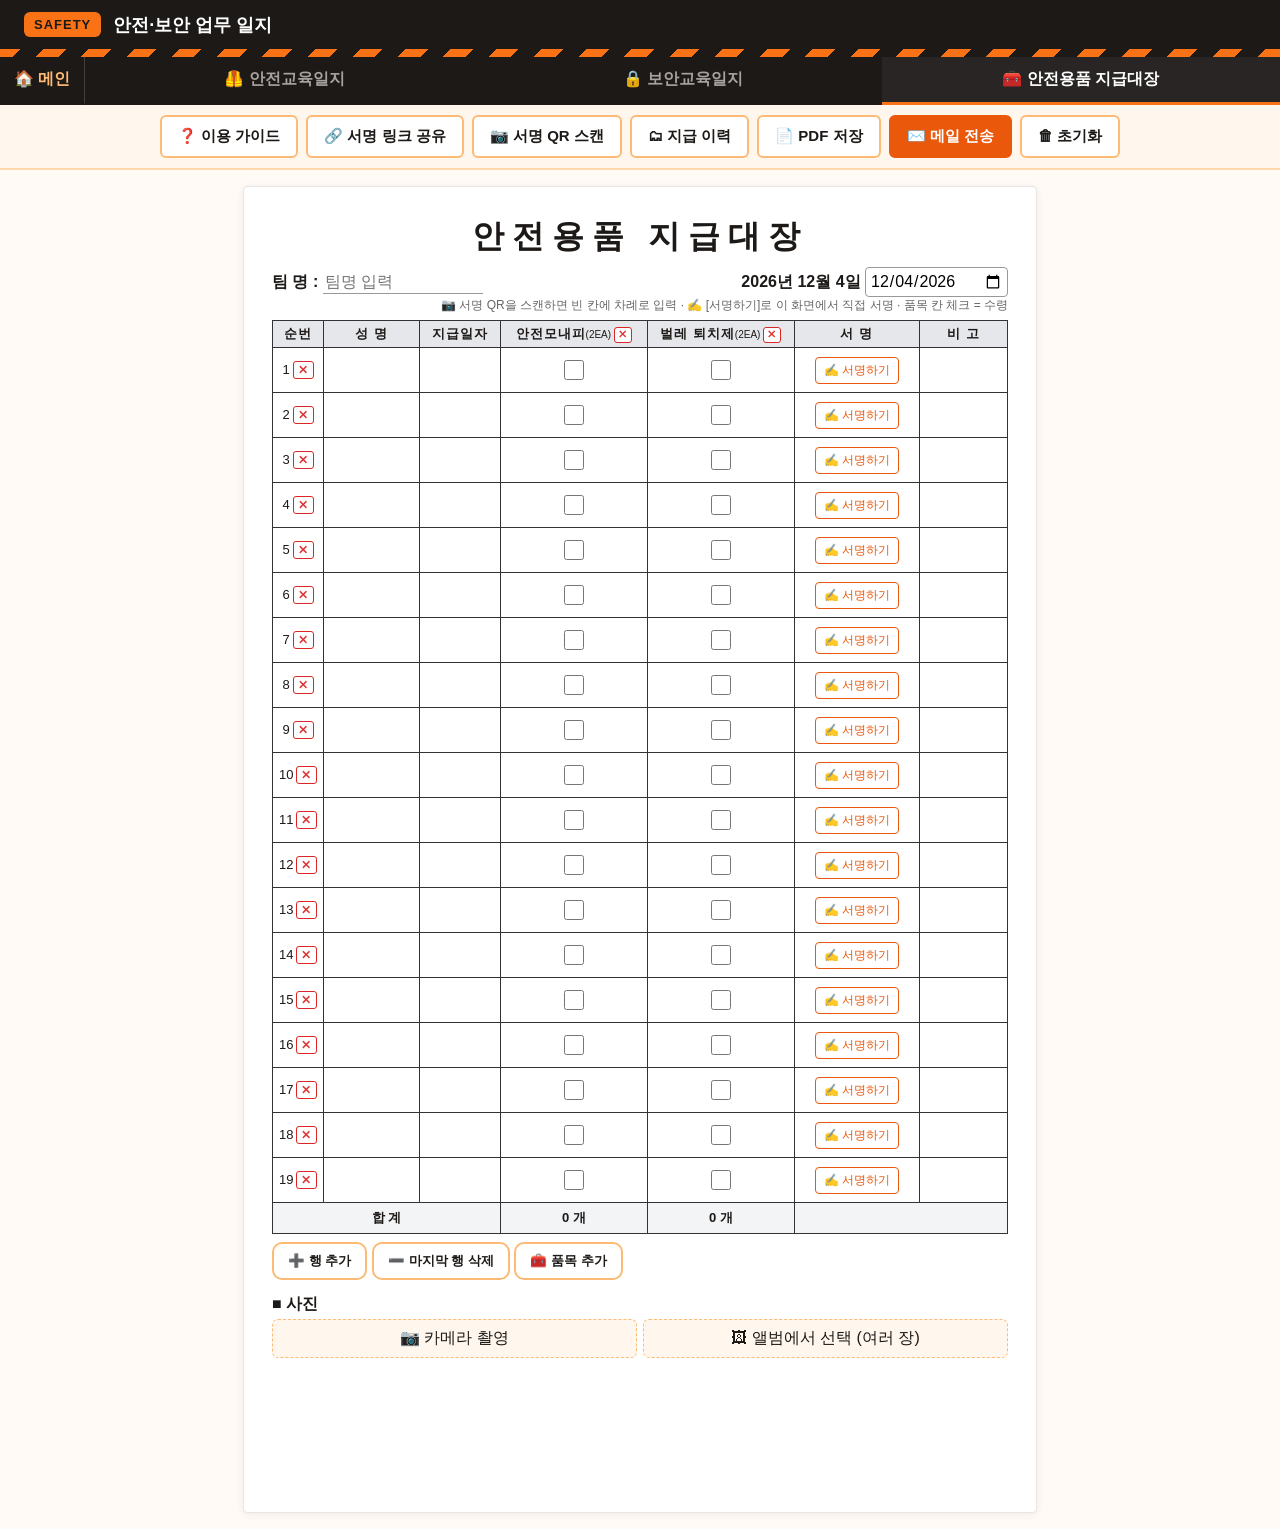
<file: supply.html>
<!doctype html>
<html lang="ko">
<head>
<meta charset="utf-8">
<meta name="viewport" content="width=device-width, initial-scale=1">
<title>안전용품 지급대장</title>
<script src="vendor/html2pdf.bundle.min.js"></script>
<script src="vendor/qrcode-generator.min.js?v=9"></script>
<script src="vendor/jsQR.js"></script>
<link rel="stylesheet" href="style.css?v=9">
</head>
<body class="theme">
<div class="brandbar"><span class="logo">SAFETY</span><a class="brand" href="index.html">안전·보안 업무 일지</a></div>
<div class="stripe"></div>
<header class="top">
<nav class="tabs"><a href="index.html" class="home" title="메인 화면">🏠 메인</a><a href="safety.html">🦺 안전교육일지</a><a href="security.html">🔒 보안교육일지</a><a href="supply.html" class="on">🧰 안전용품 지급대장</a></nav>
<div class="bar">
  <button onclick="document.getElementById('guideModal').hidden=false">❓ 이용 가이드</button>
  <button onclick="openShare()">🔗 서명 링크 공유</button>
  <button onclick="openScan()">📷 서명 QR 스캔</button>
  <button onclick="openHist()">🗂 지급 이력</button>
  <button onclick="savePdf()">📄 PDF 저장</button>
  <button class="primary" onclick="sendMail()">✉️ 메일 전송</button>
  <button onclick="resetAll()">🗑 초기화</button>
</div>
</header>

<div id="doc" class="supply">
  <div class="title">안전용품 지급대장</div>
  <div class="sup-meta"><span class="team-box">팀 명 : <input id="team" placeholder="팀명 입력"></span><span class="date"><span id="dateText"></span> <input type="date" id="date"></span></div>
  <div class="sub-hint">📷 서명 QR을 스캔하면 빈 칸에 차례로 입력 · ✍️ [서명하기]로 이 화면에서 직접 서명 · 품목 칸 체크 = 수령</div>
  <table class="att sup" id="attWrap" style="margin-top:6px">
    <colgroup id="supCols"></colgroup>
    <thead id="supHead"></thead>
    <tbody id="attBody"></tbody>
    <tfoot id="supFoot"></tfoot>
  </table>
  <button class="add" onclick="addRow();saveRows()">➕ 행 추가</button>
  <button class="add" onclick="delLastRow()">➖ 마지막 행 삭제</button>
  <button class="add" onclick="addItem()">🧰 품목 추가</button>
  <div class="sub-hint" id="liveInfo"></div>
  <div class="sub-hint" id="prevInfo" data-html2canvas-ignore></div>
  <div class="ltitle" style="margin-top:14px">■ 사진 <span class="sub-hint" id="photoCnt" style="font-weight:400"></span></div>
  <div class="photo-btns">
    <label>📷 카메라 촬영<input type="file" accept="image/*" capture="environment" hidden onchange="addPhotos(this)"></label>
    <label>🖼 앨범에서 선택 (여러 장)<input type="file" accept="image/*" multiple hidden onchange="addPhotos(this)"></label>
  </div>
  <div class="photos" id="photos"></div>
</div>
<div class="pop" id="shareModal" hidden>
  <div class="mbox" style="text-align:center">
    <div class="mtitle" id="shareTitle">🔗 휴대폰으로 QR을 찍어 서명</div>
    <div id="qr" style="display:inline-block;margin:8px auto"></div>
    <div id="shareUrl" style="word-break:break-all;font-size:13px;margin:8px 0"></div>
    <div class="mbtns"><button onclick="copyLink()">링크 복사</button><button onclick="shareLink()">공유(카톡 등)</button></div>
    <div class="mbtns"><button onclick="newSession(true)">새 서명 링크 발급</button><button class="ok" onclick="closePop('shareModal');openScan()">📷 스캔 시작</button></div>
  </div>
</div>
<div class="pop" id="guideModal" hidden onclick="if(event.target===this)this.hidden=true">
  <div class="mbox guide" style="width:min(92vw,600px)">
    <div class="mtitle">❓ 안전용품 지급대장 이용 가이드</div>
    <h4>1. 준비</h4>
    <ol>
      <li>제목 아래 달력에서 <b>날짜</b> 선택 (년·월·일 표시가 바뀝니다)</li>
      <li>지급 명단은 기본 19행 · 하단 <b>➕ 행 추가</b> / <b>➖ 마지막 행 삭제</b>, 번호 옆 <b>✕</b>로 그 행 삭제</li>
      <li><b>🧰 품목 추가</b>로 안전용품 품목(이름·1인당 수량)을 원하는 만큼 칸으로 추가 · 품목 이름 옆 <b>✕</b>로 품목 삭제</li>
      <li>품목 칸의 <b>체크박스 = 수령</b> · <b>합계</b>는 품목별 (체크한 사람 수 × 1인당 수량)으로 자동 계산</li>
      <li>성명·지급일자·비고는 직접 입력할 수도 있습니다</li>
    </ol>
    <h4>2. 수령 서명</h4>
    <ol>
      <li><b>🔗 서명 링크 공유</b> → 받는 사람이 휴대폰으로 QR 촬영 → <b>성명·지급일자·받은 품목 체크</b> → 서명 → <b>서명 QR 만들기</b></li>
      <li><b>📷 서명 QR 스캔</b>으로 휴대폰의 서명 QR을 읽으면 성명·지급일자·품목 체크·서명이 명단에 들어갑니다</li>
      <li>품목을 추가·삭제한 뒤에는 서명 링크 QR을 <b>다시 찍게</b> 해 주세요 (예전 링크에는 새 품목이 없습니다)</li>
      <li>카메라가 안 켜지면 <b>📸 카메라 앱으로 찍어서 읽기</b> 또는 <b>🖼 QR 사진 파일로 읽기</b></li>
      <li>휴대폰이 없는 사람은 명단의 <b>✍️ 서명하기</b>로 이 화면에서 바로 서명</li>
    </ol>
    <h4>3. 사진 · 마무리</h4>
    <ol>
      <li><b>📷 카메라 촬영</b>(한 장씩 계속 추가) 또는 <b>🖼 앨범에서 선택</b>(여러 장 한 번에)으로 지급 사진 첨부 · 사진의 <b>×</b>로 삭제</li>
      <li><b>📄 PDF 저장</b> 또는 <b>✉️ 메일 전송</b> · 공용 PC라면 <b>🗑 초기화</b></li>
    </ol>
    <h4>4. 지급 이력 (여러 번 나눠 지급할 때)</h4>
    <ol>
      <li>지급이 끝나면 <b>🗂 지급 이력 → 📥 이 대장을 이력에 저장</b> (초기화할 때도 저장할지 묻습니다)</li>
      <li><b>지급 기록</b>(건별) · <b>사람별 누적</b>(품목별 수량·횟수·마지막 지급일) · <b>품목별 누적</b>으로 보고 검색할 수 있습니다</li>
      <li>같은 사람·같은 날짜·같은 팀으로 다시 저장하면 덮어써서 중복되지 않습니다 · 잘못된 기록은 ✕로 삭제</li>
      <li>서명 QR을 스캔할 때 그 사람의 이전 수령 기록이 명단 아래 안내줄에 표시됩니다</li>
      <li>다른 PC로 옮기거나 보관하려면 <b>💾 백업 파일 저장</b> / <b>📂 백업 불러오기</b>, 엑셀로 보려면 <b>📊 CSV</b></li>
    </ol>
    <h4>⚠️ 알아두세요</h4>
    <ul>
      <li>입력 내용은 <b>이 기기의 브라우저에만</b> 저장되며 어떤 서버로도 전송되지 않습니다.</li>
      <li><b>사진은 새로고침하면 사라지니</b> PDF 저장 직전에 넣어 주세요.</li>
      <li>휴대폰 카메라가 안 켜지면: 카톡·네이버 앱 안이 아닌 <b>크롬·삼성인터넷·Safari</b>로 열고 카메라 권한을 허용하세요.</li>
    </ul>
    <div class="mbtns"><button class="ok" onclick="closePop('guideModal')">닫기</button></div>
  </div>
</div>
<div class="pop" id="histModal" hidden onclick="if(event.target===this)this.hidden=true">
  <div class="mbox" style="width:min(96vw,860px)">
    <div class="mtitle">🗂 안전용품 지급 이력 <span class="sub-hint" id="histCnt" style="font-weight:400"></span></div>
    <div class="sub-hint">[📥 이 대장을 이력에 저장]을 누르면 누가·언제·어떤 품목을 받았는지 쌓입니다. 이력은 <b>🗑 초기화</b>해도 지워지지 않습니다 (이 기기 브라우저에만 보관).</div>
    <div class="hist-tools">
      <input id="histQ" placeholder="🔍 성명·팀·품목 검색" oninput="renderHist()">
      <select id="histView" onchange="renderHist()"><option value="log">지급 기록 (건별)</option><option value="person">사람별 누적</option><option value="item">품목별 누적</option></select>
    </div>
    <div class="hist-wrap"><table class="hist" id="histTable"></table></div>
    <div class="mbtns"><button class="ok" onclick="saveHist()">📥 이 대장을 이력에 저장</button><button onclick="exportHistCsv()">📊 엑셀(CSV) 내려받기</button></div>
    <div class="mbtns"><button onclick="backupHist()">💾 백업 파일 저장</button><label class="hist-imp">📂 백업 불러오기<input type="file" accept=".json,application/json" hidden onchange="importHist(this)"></label><button onclick="closePop('histModal')">닫기</button></div>
  </div>
</div>
<div class="pop" id="scanModal" hidden>
  <div class="mbox" style="text-align:center">
    <div class="mtitle">📷 참석자 휴대폰의 서명 QR을 카메라에 비춰 주세요</div>
    <video id="cam" playsinline muted style="width:100%;max-height:50vh;background:#000;border-radius:6px"></video>
    <select id="camSel" hidden onchange="startCam(this.value)" style="width:100%;padding:6px;margin-top:6px"></select>
    <div id="scanMsg" style="margin:8px 0;font-size:14px;min-height:20px"></div>
    <label class="add" style="display:block;border:1px dashed #888;border-radius:6px;cursor:pointer">📸 카메라 앱으로 찍어서 읽기 (카메라 권한이 안 될 때)<input type="file" accept="image/*" capture="environment" hidden onchange="scanFile(this)"></label>
    <label class="add" style="display:block;border:1px dashed #888;border-radius:6px;cursor:pointer">🖼 QR 사진 파일로 읽기 (캡처·앨범 사진)<input type="file" accept="image/*" multiple hidden onchange="scanFile(this)"></label>
    <div class="mbtns"><button class="ok" onclick="closeScan()">닫기</button></div>
  </div>
</div>
<div id="modal" hidden>
  <div class="mbox">
    <div class="mtitle">서명해 주세요</div>
    <canvas id="pad"></canvas>
    <div class="mbtns"><button onclick="clearPad()">지우기</button><button onclick="closeSig()">취소</button><button class="ok" onclick="doneSig()">완료</button></div>
  </div>
</div>

<script>
// ── 안전용품 지급대장: 품목(열) 추가/삭제 ──
// 품목은 이 브라우저에 저장 [{id, name, qty}] · 각 품목 칸은 '수령' 체크박스
// 서명 QR(sign.html?f=sup)은 소속 칸 대신 지급일자, 사번 칸 대신 품목 수령 여부("id:1,id:0")를 담아 옴
const SUP_KEY = 'sup_items';
const escH = t => String(t ?? '').replace(/[&<>"']/g, c => ({'&':'&amp;','<':'&lt;','>':'&gt;','"':'&quot;',"'":'&#39;'}[c]));
let supItems;
try { supItems = JSON.parse(localStorage.getItem(SUP_KEY)); } catch (e) {}
if (!Array.isArray(supItems)) supItems = [{ id:'a1', name:'안전모내피', qty:2 }, { id:'a2', name:'벌레 퇴치제', qty:2 }];
function saveItems(){ try { localStorage.setItem(SUP_KEY, JSON.stringify(supItems)); } catch (e) {} }

// 머리글·열 너비·합계 줄을 품목 구성에 맞게 다시 그림
function renderSupHead(){
  const n = supItems.length, w = n ? (40 / n).toFixed(2) : 0;
  document.getElementById('supCols').innerHTML = '<col style="width:7%"><col style="width:13%"><col style="width:11%">'
    + supItems.map(() => `<col style="width:${w}%">`).join('') + `<col style="width:${n ? 17 : 37}%"><col style="width:${n ? 12 : 32}%">`;
  document.getElementById('supHead').innerHTML = '<tr><th>순번</th><th>성 명</th><th>지급일자</th>'
    + supItems.map(it => `<th class="ith">${escH(it.name)}<small>(${it.qty}EA)</small><button class="idel" title="품목 삭제" onclick="delItem('${it.id}')">✕</button></th>`).join('')
    + '<th>서 명</th><th>비 고</th></tr>';
  document.getElementById('supFoot').innerHTML = '<tr class="sum"><td colspan="3">합 계</td>'
    + supItems.map(it => `<td id="sum_it_${it.id}">0 개</td>`).join('') + '<td colspan="2"></td></tr>';
}
// 품목 구성을 바꿀 때: 지금 명단(입력값·체크·서명)을 그대로 옮겨 다시 그림
function rebuildSup(){
  const data = attRows().map(tr => {
    const img = tr.querySelector('.sigbox img'), r = { img: img ? img.src : '' };
    tr.querySelectorAll('[class*="f-"]').forEach(el => { const c = [...el.classList].find(x => x.startsWith('f-')).slice(2); r[c] = fieldVal(tr, c); });
    return r;
  });
  saveItems(); renderSupHead(); restoreRows(data); saveRows();
}
function addItem(){
  const name = (prompt('추가할 안전용품 품목 이름을 입력하세요 (예: 안전장갑)') || '').replace(/[|~]/g, '').trim();
  if (!name) return;
  if (supItems.some(it => it.name === name)) return alert('이미 있는 품목입니다.');
  const q = prompt(`${name} 1인당 지급 수량(EA)을 입력하세요`, '2');
  if (q === null) return;
  const qty = Math.max(0, parseInt(q, 10) || 0);
  supItems.push({ id: Math.random().toString(36).slice(2, 7), name, qty });
  rebuildSup();
  alert(`'${name}' 품목을 추가했습니다.\n이미 공유한 서명 링크에는 새 품목이 없으니, 휴대폰으로 받으려면 [🔗 서명 링크 공유]의 QR을 다시 찍게 해 주세요.`);
}
function delItem(id){
  const it = supItems.find(x => x.id === id); if (!it) return;
  if (!confirm(`'${it.name}' 품목 칸을 삭제할까요?\n(이 품목의 수령 체크도 함께 지워집니다)`)) return;
  supItems = supItems.filter(x => x.id !== id);
  rebuildSup();
}
// 합계: 품목별 (수령 체크 수 × 1인당 수량)
function supTotals(){
  supItems.forEach(it => {
    const n = attRows().filter(tr => fieldVal(tr, 'it_' + it.id)).length;
    const el = document.getElementById('sum_it_' + it.id), t = `${n * it.qty} 개`;
    if (el && el.textContent !== t) el.textContent = t; // 값이 바뀔 때만 (명단 변경 감시가 다시 돌지 않도록)
  });
  const pc = document.getElementById('photoCnt'), pt = photos.length ? `(${photos.length}장)` : ''; if (pc && pc.textContent !== pt) pc.textContent = pt;
}
// 서명 QR이 들어올 때: 지급일자·품목 수령 체크 반영
function supOnSigned(tr, s){
  setTimeout(() => prevNotice(fieldVal(tr, 'name')), 0);
  if (s && s.dept) setField(tr, 'date', s.dept);
  else if (!fieldVal(tr, 'date')) { const d = document.getElementById('date').value.split('-'); if (d.length === 3) setField(tr, 'date', `${+d[1]}/${+d[2]}`); }
  if (s && s.emp) s.emp.split(',').forEach(p => { const [id, v] = p.split(':'); setField(tr, 'it_' + id, v === '1'); });
  else supItems.forEach(it => setField(tr, 'it_' + it.id, true));
}
// 서명 링크에 품목 목록과 선택한 날짜를 붙여 휴대폰 화면에서 체크할 수 있게 함 (개인정보 없음)
function supSignExtra(){
  return '&it=' + encodeURIComponent(supItems.map(it => [it.id, it.name, it.qty].join('~')).join('|'))
    + '&d=' + encodeURIComponent(document.getElementById('date').value);
}
// ── 지급 이력: 여러 번 나눠 지급해도 누가·언제·무엇을 받았는지 누적 (초기화해도 유지) ──
// 기록 형식 {name, date:'YYYY-MM-DD', team, items:[{name,qty}], at}
const HIST_KEY = 'sup_history';
function loadHist(){ try { const h = JSON.parse(localStorage.getItem(HIST_KEY)); return Array.isArray(h) ? h : []; } catch (e) { return []; } }
function storeHist(h){ try { localStorage.setItem(HIST_KEY, JSON.stringify(h)); return true; } catch (e) { alert('이력을 저장하지 못했습니다 (브라우저 저장 공간 부족 또는 차단).'); return false; } }
// 명단의 지급일자(M/D)에 대장 날짜의 연도를 붙여 YYYY-MM-DD로 (비어 있으면 대장 날짜)
function rowDate(tr){
  const base = document.getElementById('date').value, y = base.split('-')[0] || String(new Date().getFullYear());
  const m = fieldVal(tr, 'date').match(/(\d{1,2})\s*[\/.\-월]\s*(\d{1,2})/);
  return m ? `${y}-${m[1].padStart(2, '0')}-${m[2].padStart(2, '0')}` : base;
}
function sheetRecords(){
  const team = document.getElementById('team').value.trim();
  return attRows().map(tr => ({ name: fieldVal(tr, 'name'), date: rowDate(tr), team,
    items: supItems.filter(it => fieldVal(tr, 'it_' + it.id)).map(it => ({ name: it.name, qty: it.qty })) }))
    .filter(r => r.name && r.items.length);
}
const recKey = r => [r.name, r.date, r.team].join('|');
function saveHist(silent){
  const recs = sheetRecords();
  if (!recs.length) { if (!silent) alert('저장할 지급 내역이 없습니다.\n(성명이 있고 품목이 하나 이상 체크된 행만 저장됩니다)'); return false; }
  const keys = new Set(recs.map(recKey)), old = loadHist(), at = new Date().toISOString();
  const replaced = old.filter(r => keys.has(recKey(r))).length;
  if (!storeHist(old.filter(r => !keys.has(recKey(r))).concat(recs.map(r => ({ ...r, at }))))) return false;
  if (!silent) alert(`${recs.length}명의 지급 내역을 이력에 저장했습니다.` + (replaced ? `\n(같은 사람·같은 날짜 ${replaced}건은 새 내용으로 덮어씀)` : ''));
  renderHist(); return true;
}
const fmtD = d => { const p = (d || '').split('-'); return p.length === 3 ? `${p[0]}.${p[1]}.${p[2]}` : (d || ''); };
const itemsTxt = items => items.map(i => `${i.name} ${i.qty}EA`).join(', ');
const histMatch = (r, q) => !q || [r.name, r.team, ...r.items.map(i => i.name)].some(v => (v || '').toLowerCase().includes(q));
function renderHist(){
  const t = document.getElementById('histTable');
  const q = document.getElementById('histQ').value.trim().toLowerCase(), view = document.getElementById('histView').value;
  const all = loadHist(), list = all.filter(r => histMatch(r, q));
  document.getElementById('histCnt').textContent = `(전체 ${all.length}건${q ? ` · 검색 ${list.length}건` : ''})`;
  if (!list.length) { t.innerHTML = `<tr><td class="hist-empty">${all.length ? '검색 결과가 없습니다.' : '아직 저장된 지급 이력이 없습니다. 아래 [📥 이 대장을 이력에 저장]을 눌러 주세요.'}</td></tr>`; return; }
  if (view === 'log') {
    const rows = list.map(r => ({ r, i: all.indexOf(r) })).sort((a, b) => (b.r.date || '').localeCompare(a.r.date || '') || a.r.name.localeCompare(b.r.name));
    t.innerHTML = '<tr><th>지급일자</th><th>성명</th><th>팀</th><th>받은 품목</th><th></th></tr>'
      + rows.map(({ r, i }) => `<tr><td>${fmtD(r.date)}</td><td>${escH(r.name)}</td><td>${escH(r.team)}</td><td>${escH(itemsTxt(r.items))}</td><td><button class="idel" title="이 기록 삭제" onclick="delHist(${i})">✕</button></td></tr>`).join('');
  } else if (view === 'person') {
    const m = new Map();
    list.forEach(r => {
      const k = r.name + '|' + r.team, p = m.get(k) || { name: r.name, team: r.team, n: 0, last: '', items: {} };
      p.n++; if ((r.date || '') > p.last) p.last = r.date || '';
      r.items.forEach(i => { const it = p.items[i.name] || (p.items[i.name] = { qty: 0, n: 0 }); it.qty += +i.qty || 0; it.n++; });
      m.set(k, p);
    });
    t.innerHTML = '<tr><th>성명</th><th>팀</th><th>지급 횟수</th><th>마지막 지급일</th><th>품목별 누적 (받은 횟수)</th></tr>'
      + [...m.values()].sort((a, b) => a.name.localeCompare(b.name)).map(p => `<tr><td>${escH(p.name)}</td><td>${escH(p.team)}</td><td>${p.n}회</td><td>${fmtD(p.last)}</td><td>${escH(Object.entries(p.items).map(([k, v]) => `${k} ${v.qty}EA(${v.n}회)`).join(', '))}</td></tr>`).join('');
  } else {
    const m = new Map();
    list.forEach(r => r.items.forEach(i => { const it = m.get(i.name) || { qty: 0, n: 0, people: new Set() }; it.qty += +i.qty || 0; it.n++; it.people.add(r.name + '|' + r.team); m.set(i.name, it); }));
    t.innerHTML = '<tr><th>품목</th><th>총 지급 수량</th><th>지급 건수</th><th>받은 인원</th></tr>'
      + [...m.entries()].map(([k, v]) => `<tr><td>${escH(k)}</td><td>${v.qty} 개</td><td>${v.n}건</td><td>${v.people.size}명</td></tr>`).join('');
  }
}
function delHist(i){
  const h = loadHist(), r = h[i]; if (!r) return;
  if (!confirm(`${fmtD(r.date)} ${r.name} (${itemsTxt(r.items)}) 기록을 삭제할까요?`)) return;
  h.splice(i, 1); storeHist(h); renderHist();
}
function openHist(){ renderHist(); document.getElementById('histModal').hidden = false; }
function downloadFile(name, text, type){
  const a = document.createElement('a'); a.href = URL.createObjectURL(new Blob([text], { type })); a.download = name;
  document.body.appendChild(a); a.click(); setTimeout(() => { URL.revokeObjectURL(a.href); a.remove(); }, 1000);
}
const stamp = () => new Date().toISOString().slice(0, 10).replace(/-/g, '');
function exportHistCsv(){
  const h = loadHist(); if (!h.length) return alert('내려받을 이력이 없습니다.');
  const names = [...new Set(h.flatMap(r => r.items.map(i => i.name)))];
  const cell = v => `"${String(v ?? '').replace(/"/g, '""')}"`;
  const lines = [['지급일자', '성명', '팀', ...names.map(n => n + '(EA)')].map(cell).join(',')]
    .concat(h.slice().sort((a, b) => (a.date || '').localeCompare(b.date || '')).map(r => [r.date, r.name, r.team, ...names.map(n => { const i = r.items.find(x => x.name === n); return i ? i.qty : ''; })].map(cell).join(',')));
  downloadFile(`안전용품_지급이력_${stamp()}.csv`, '﻿' + lines.join('\r\n'), 'text/csv;charset=utf-8');
}
function backupHist(){
  const h = loadHist(); if (!h.length) return alert('백업할 이력이 없습니다.');
  downloadFile(`안전용품_지급이력_백업_${stamp()}.json`, JSON.stringify({ type: 'sup_history', v: 1, items: h }), 'application/json');
}
function importHist(input){
  const f = input.files[0]; input.value = ''; if (!f) return;
  f.text().then(txt => {
    const d = JSON.parse(txt), arr = Array.isArray(d) ? d : d && d.items;
    if (!Array.isArray(arr)) throw new Error('형식 오류');
    const ok = arr.filter(r => r && typeof r.name === 'string' && Array.isArray(r.items))
      .map(r => ({ name: r.name, date: String(r.date || ''), team: String(r.team || ''), items: r.items.filter(i => i && i.name).map(i => ({ name: String(i.name), qty: +i.qty || 0 })), at: String(r.at || '') }));
    const keys = new Set(ok.map(recKey)), cur = loadHist();
    if (storeHist(cur.filter(r => !keys.has(recKey(r))).concat(ok))) { renderHist(); alert(`백업에서 ${ok.length}건을 불러왔습니다. (같은 사람·같은 날짜 기록은 백업 내용으로 바뀜)`); }
  }).catch(() => alert('백업 파일을 읽지 못했습니다. 이 화면에서 저장한 백업(.json) 파일인지 확인해 주세요.'));
}
// 서명 QR이 들어오면 그 사람의 이전 수령 기록을 안내줄에 표시
function prevNotice(name){
  const el = document.getElementById('prevInfo'); if (!el || !name) return;
  const prev = loadHist().filter(r => r.name === name).sort((a, b) => (b.date || '').localeCompare(a.date || ''));
  el.textContent = prev.length ? `ℹ️ ${name}님 이전 수령 ${prev.length}회 — 최근 ${fmtD(prev[0].date)}: ${itemsTxt(prev[0].items)}` : `ℹ️ ${name}님은 이전 수령 기록이 없습니다.`;
}
renderSupHead();
window.FORM = { key:"sup_", name:"안전용품지급대장", ids:["date","team"],
  fileName: () => joinName("안전용품지급대장", supItems.map(it => it.name).join(","), fileVal("team")), rows:19,
  get rowCells(){ return ["name","date", ...supItems.map(it => "it_" + it.id), "sig", "note"]; },
  split:false, signParam:"sup", onSigned: supOnSigned, updateTotals: supTotals, signExtra: supSignExtra };
</script>
<script src="form.js?v=9"></script>
<script src="sig.js?v=9"></script>
<script src="collect.js?v=9"></script>
<script>
// 초기화 전에 지급 내역을 이력에 남길지 확인 (이력 자체는 초기화로 지워지지 않음)
const _resetAll = resetAll;
resetAll = function(){
  if (sheetRecords().length && confirm('초기화하기 전에 지금 대장의 지급 내역을 [지급 이력]에 저장할까요?\n(확인 = 저장, 취소 = 저장하지 않음)') && !saveHist(true)) return;
  _resetAll();
};
</script>
</body>
</html>
</file>
<file: style.css>
body { margin:0; background:#eef0f3; font-family:"Malgun Gothic",sans-serif; color:#111; }
.bar { display:flex; gap:8px; justify-content:center; flex-wrap:wrap; padding:10px; background:#1f2937; }
.bar button { padding:10px 16px; border:0; border-radius:6px; font-size:15px; cursor:pointer; background:#fff; }
.bar button.primary { background:#2563eb; color:#fff; }
#doc { width:794px; max-width:100%; margin:16px auto; background:#fff; padding:28px; box-sizing:border-box; }
table { width:100%; border-collapse:collapse; table-layout:fixed; }
td, th { border:1px solid #333; padding:4px 6px; font-size:13px; vertical-align:middle; }
th { background:#e5e7eb; font-weight:600; letter-spacing:4px; }
input, textarea { width:100%; box-sizing:border-box; border:0; font:inherit; background:transparent; padding:2px; }
input:focus, textarea:focus { outline:2px solid #93c5fd; background:#f8fbff; }
textarea { resize:vertical; min-height:60px; line-height:1.5; }
.title { font-size:32px; font-weight:800; text-align:center; letter-spacing:8px; }
.date { text-align:center; margin-top:8px; }
.date #dateText { font-size:16px; font-weight:600; }
.date input { width:auto; border:1px solid #999; border-radius:4px; padding:4px; }
.pdf-mode .date input, .pdf-mode .sbtn { display:none !important; }
.appr td { height:22px; text-align:center; }
.appr .sign { height:60px; padding:0; }
.clr { font-size:11px; padding:2px 6px; margin-top:2px; }
.page2 { margin-top:30px; }
.att td { height:44px; text-align:center; padding:0 4px; }
.add { margin-top:8px; padding:8px 14px; }
.pdf-mode .clr, .pdf-mode .add, .pdf-mode .sub-hint, .pdf-mode .rdel { display:none !important; }
.att td:first-child { white-space:nowrap; padding:0 2px; }
.rdel { margin-left:3px; padding:0 4px; border:1px solid #dc2626; color:#dc2626; background:#fff; border-radius:3px; font-size:11px; line-height:16px; cursor:pointer; }
.appr-btns { flex-direction:column; gap:3px; } .appr-btns .sbtn { padding:2px 6px; font-size:11px; white-space:nowrap; }
@media (max-width:600px){ .appr-btns .sbtn { padding:1px 3px; font-size:10px; } .rdel { padding:0 2px; margin-left:1px; } }
.sigbox { height:100%; display:flex; align-items:center; justify-content:center; }
.appr .sigbox { height:60px; } .att .sigbox { height:44px; }
.sigbox img { max-height:100%; max-width:100%; cursor:pointer; }
.sbtn { padding:4px 8px; border:1px solid #2563eb; color:#2563eb; background:#fff; border-radius:4px; font-size:12px; }
.lists { display:flex; gap:12px; margin-top:8px; align-items:flex-start; }
.col-att { flex:2.3; } .col-abs { flex:1; }
.ltitle { font-weight:700; margin-bottom:4px; }
#modal { position:fixed; inset:0; background:rgba(0,0,0,.5); z-index:20; display:flex; align-items:center; justify-content:center; }
#modal[hidden], .pop[hidden] { display:none; }
.pop { position:fixed; inset:0; background:rgba(0,0,0,.5); z-index:20; display:flex; align-items:center; justify-content:center; }
.memtbl td { padding:2px; text-align:center; } .memtbl input[type=text] { border-bottom:1px solid #ccc; }
.pop .mbox { max-height:90vh; overflow:auto; }
.pdf-mode #liveInfo { display:none !important; }
.mbox { background:#fff; border-radius:10px; padding:16px; width:min(92vw,520px); }
.mtitle { font-weight:700; margin-bottom:8px; }
.guide { font-size:14px; line-height:1.6; } .guide h4 { margin:14px 0 4px; color:#1d4ed8; } .guide ol, .guide ul { margin:0; padding-left:20px; }
#pad { width:100%; height:220px; border:2px dashed #999; border-radius:6px; touch-action:none; display:block; background:#fffef5; }
.mbtns { display:flex; gap:8px; margin-top:10px; } .mbtns button { flex:1; padding:12px; border:0; border-radius:6px; font-size:15px; background:#e5e7eb; }
.mbtns .ok { background:#2563eb; color:#fff; }
@media (max-width:600px){ .lists{flex-direction:column;} .col-abs{width:100%;} }
.sub-hint { font-size:12px; color:#666; text-align:right; }
.vert { writing-mode:vertical-rl; text-align:center; letter-spacing:10px; background:#e5e7eb; font-weight:600; }
.photos { display:grid; grid-template-columns:1fr 1fr; gap:6px; min-height:120px; }
.photos figure { margin:0; position:relative; }
.photos img { width:100%; height:200px; object-fit:cover; display:block; }
.photos .del { position:absolute; top:4px; right:4px; background:#dc2626; color:#fff; border:0; border-radius:50%; width:24px; height:24px; }
.photo-btns { display:flex; gap:6px; margin-bottom:6px; }
.photo-btns label { flex:1; text-align:center; padding:8px; background:#f3f4f6; border:1px dashed #888; border-radius:6px; cursor:pointer; }
.pdf-mode .photo-btns, .pdf-mode .del { display:none !important; }
.pdf-mode textarea { resize:none; overflow:hidden; }
/* PDF 전용 고정 레이아웃 (휴대폰 화면 규칙 무시) */
.pdf-sheet { width:733px !important; max-width:none !important; margin:0 !important; padding:2px 3px 12px !important; box-sizing:border-box !important; background:#fff; }
.pdf-sheet .page2 { padding-bottom:4px; }
.pdf-sheet td, .pdf-sheet th { font-size:12px !important; }
.pdf-sheet .title { font-size:30px !important; } .pdf-sheet .page2 .title { font-size:22px !important; }
.pdf-sheet .photos { grid-template-columns:1fr 1fr !important; } .pdf-sheet .photos img { height:180px; }
.pdf-sheet .lists { flex-direction:row !important; }
.pdf-sheet .pdf-text { white-space:pre-wrap; word-break:break-all; line-height:1.5; min-height:40px; padding:2px; }
.pdf-sheet .pdf-val { white-space:pre-wrap; word-break:break-all; }
.pdf-sheet .page2 { margin-top:0; }
@media (max-width:600px){ #doc{padding:10px;} td,th{font-size:11px;} .title{font-size:22px;} .photos{grid-template-columns:1fr;} }

/* 상단 양식 전환 배너(탭) + 버튼 줄: 함께 위에 고정 */
.top { position:sticky; top:0; z-index:9; }
.tabs { display:flex; background:#111827; }
.tabs a { flex:1; text-align:center; padding:12px 8px; font-size:16px; font-weight:700; color:#9ca3af; text-decoration:none; border-bottom:3px solid transparent; }
.tabs a.on { color:#fff; background:#1f2937; border-bottom-color:#60a5fa; }
.tabs a:not(.on):hover { color:#e5e7eb; }
/* 보안교육일지: 참석자 명단 좌우 2단 */
.att2 { display:flex; gap:10px; align-items:flex-start; margin-top:8px; }
.att2 > table { flex:1; }
.date2 { text-align:right; margin:4px 0 6px; font-weight:600; }
.pdf-sheet .att2 { flex-direction:row !important; }
@media (max-width:600px){ .att2 { flex-direction:column; gap:0; } .att2 > table + table thead { display:none; } }
@media (max-width:600px){ .page2 > .title { font-size:19px !important; letter-spacing:2px; } }
/* 안전용품 지급대장 */
.sup th small { font-weight:400; letter-spacing:0; font-size:10px; }
.sup th { letter-spacing:1px; }
.sup .ith { position:relative; }
.idel { margin-left:3px; padding:0 3px; border:1px solid #dc2626; color:#dc2626; background:#fff; border-radius:3px; font-size:10px; line-height:14px; cursor:pointer; }
.sup .chk { width:20px; height:20px; cursor:pointer; accent-color:#2563eb; }
.sup tfoot td { height:30px; text-align:center; font-weight:700; background:#f3f4f6; }
.pdf-mode .idel { display:none !important; }
.pdf-sheet .sup .pdf-val { font-size:14px; }
@media (max-width:600px){ .sup th { font-size:10px; padding:2px; letter-spacing:0; } .sup .chk { width:16px; height:16px; } }
/* 휴대폰: 상단 배너·버튼을 작게 해 화면을 덜 가리게 */
@media (max-width:600px){
  .tabs a { font-size:12px; padding:8px 2px; white-space:nowrap; letter-spacing:-0.5px; }
  .bar { gap:5px; padding:6px; }
  .bar button { padding:6px 9px; font-size:12px; }
  .sup .sbtn { white-space:nowrap; padding:2px 3px; font-size:10px; }
}
.sup-meta { display:flex; justify-content:space-between; align-items:center; gap:8px; flex-wrap:wrap; margin-top:8px; }
.sup-meta .date { margin-top:0; }
.team-box { font-weight:600; white-space:nowrap; }
.team-box input { width:160px; border-bottom:1px solid #999; font-weight:400; }
.pdf-mode .team-box input, .pdf-mode .team-box .pdf-val { border:0; }
/* 배너의 메인(홈) 버튼: 좁게 */
.tabs a.home { flex:0 0 auto; padding-left:14px; padding-right:14px; color:#d1d5db; border-right:1px solid #374151; }
@media (max-width:600px){ .tabs a.home { padding-left:8px; padding-right:8px; } }

/* ───────── 디자인: 세이프티 오렌지 (2026-11) ───────── */
:root { --orange:#f97316; --orange-d:#ea580c; --orange-m:#fdba74; --orange-l:#fed7aa; --orange-bg:#fff7ed; --black:#1c1917; --gold:#ca8a04; --ink:#1c1917; --sub:#57534e; --paper-bg:#fffaf5; }
body.theme { background:var(--paper-bg); color:var(--ink); }
/* 머리글: 로고 배지 + 사이트 이름 + 안전 줄무늬 (스크롤하면 올라감) */
.brandbar { background:var(--black); color:#fff; display:flex; align-items:center; gap:12px; padding:12px 24px; }
.brandbar .logo { background:var(--orange); color:var(--black); font-weight:900; padding:5px 10px; border-radius:6px; font-size:13px; letter-spacing:1px; }
.brandbar .brand { color:#fff; text-decoration:none; font-weight:800; font-size:18px; }
.brandbar .today { margin-left:auto; color:#d6d3d1; font-size:13px; }
.stripe { height:8px; background:repeating-linear-gradient(-45deg,var(--orange) 0 16px,var(--black) 16px 32px); }
/* 배너(탭) + 버튼 줄 */
.theme .tabs { background:var(--black); }
.theme .tabs a { color:#a8a29e; }
.theme .tabs a.on { color:#fff; background:#292524; border-bottom-color:var(--orange); }
.theme .tabs a:not(.on):hover { color:#fff; }
.theme .tabs a.home { color:#fdba74; border-right-color:#44403c; }
.theme .bar { background:var(--orange-bg); border-bottom:2px solid var(--orange-l); }
.theme .bar button { background:#fff; border:2px solid var(--orange-m); color:var(--ink); font-weight:700; }
.theme .bar button:hover { background:#ffedd5; }
.theme .bar button.primary { background:var(--orange-d); border-color:var(--orange-d); color:#fff; }
/* 양식 종이와 화면 안 버튼 */
.theme #doc { border:1px solid #e7e5e4; box-shadow:0 2px 10px rgba(28,25,23,.06); border-radius:4px; }
.theme .sbtn { border-color:var(--orange-d); color:var(--orange-d); }
.theme .add { background:#fff; border:2px solid var(--orange-m); border-radius:10px; font-weight:700; color:var(--ink); cursor:pointer; }
.theme .add:hover { background:#ffedd5; }
.theme .photo-btns label { background:var(--orange-bg); border-color:var(--orange-m); }
.theme .mbtns .ok { background:var(--orange-d); }
.theme .guide h4 { color:var(--orange-d); }
.theme input:focus, .theme textarea:focus { outline-color:var(--orange-m); background:#fffbf5; }
.theme .sup .chk { accent-color:var(--orange-d); }
@media (max-width:600px){ .brandbar { padding:10px 14px; } .brandbar .brand { font-size:15px; } .brandbar .today { display:none; } .stripe { height:6px; } }
/* 안전용품 지급 이력 */
.hist-tools { display:flex; gap:8px; margin:10px 0 8px; flex-wrap:wrap; }
.hist-tools input, .hist-tools select { flex:1; min-width:160px; padding:9px; font-size:14px; border:1px solid #bbb; border-radius:6px; }
.hist-wrap { max-height:46vh; overflow:auto; border:1px solid #e5e7eb; border-radius:6px; }
table.hist { width:100%; border-collapse:collapse; font-size:13px; }
table.hist th { position:sticky; top:0; background:#fff7ed; text-align:left; }
table.hist th, table.hist td { border-bottom:1px solid #eee; padding:7px 8px; vertical-align:top; }
table.hist .idel { border:0; background:none; color:#b91c1c; cursor:pointer; font-size:14px; }
.hist-empty { text-align:center; color:#777; padding:24px !important; }
.hist-imp { flex:1; padding:12px; border-radius:6px; font-size:15px; background:#e5e7eb; text-align:center; cursor:pointer; }
</file>
